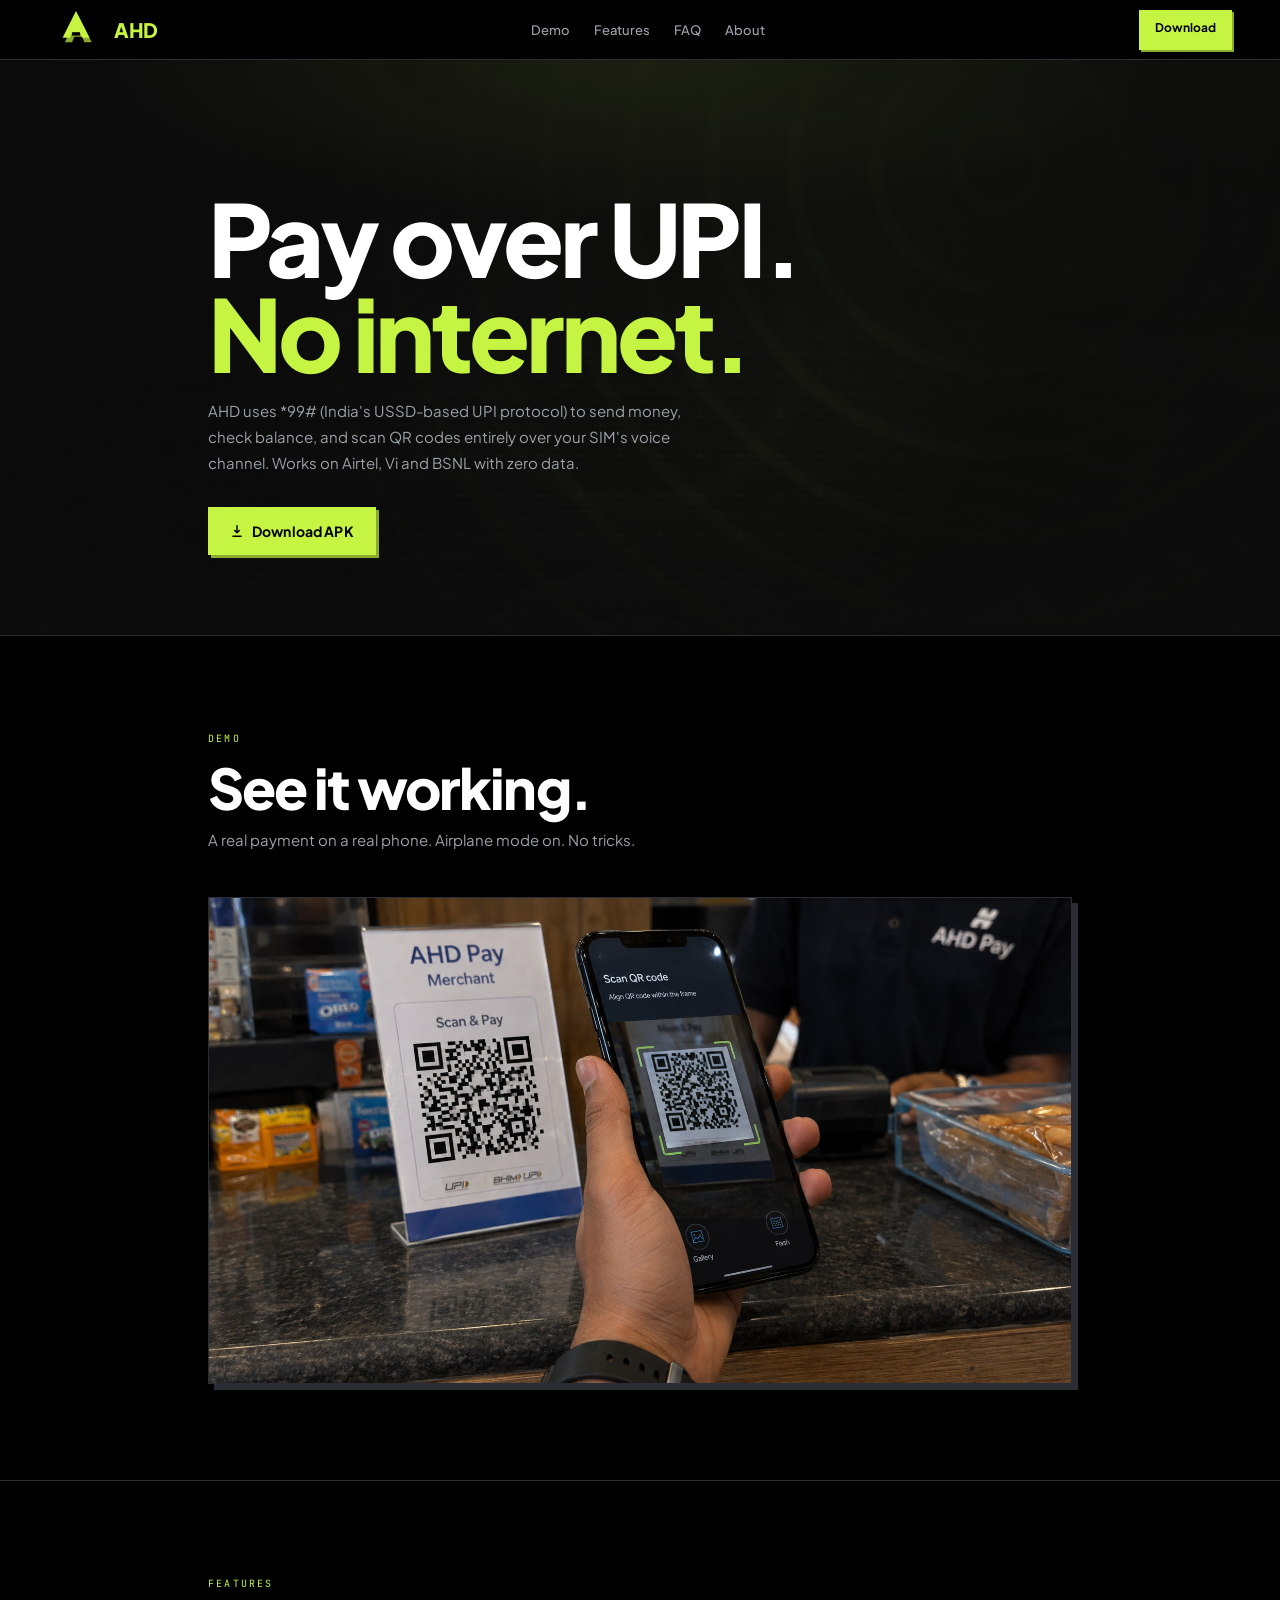
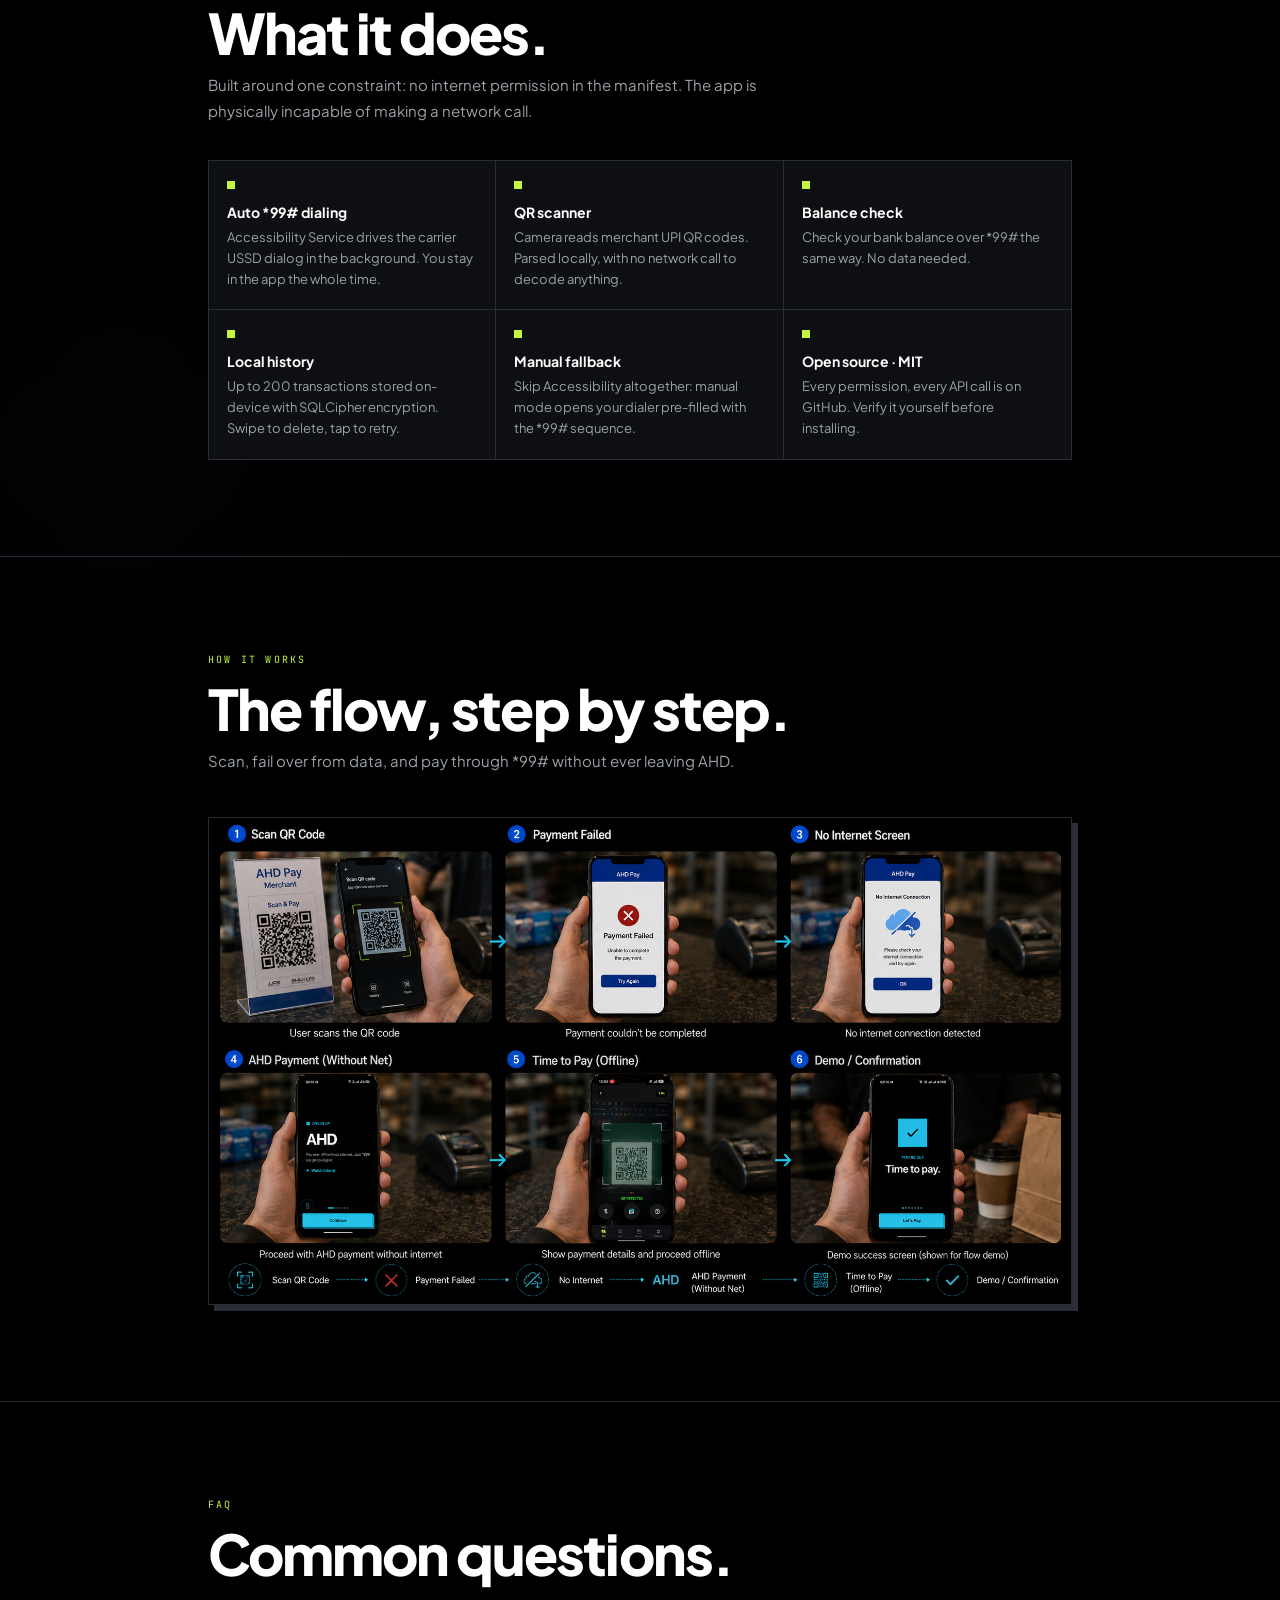
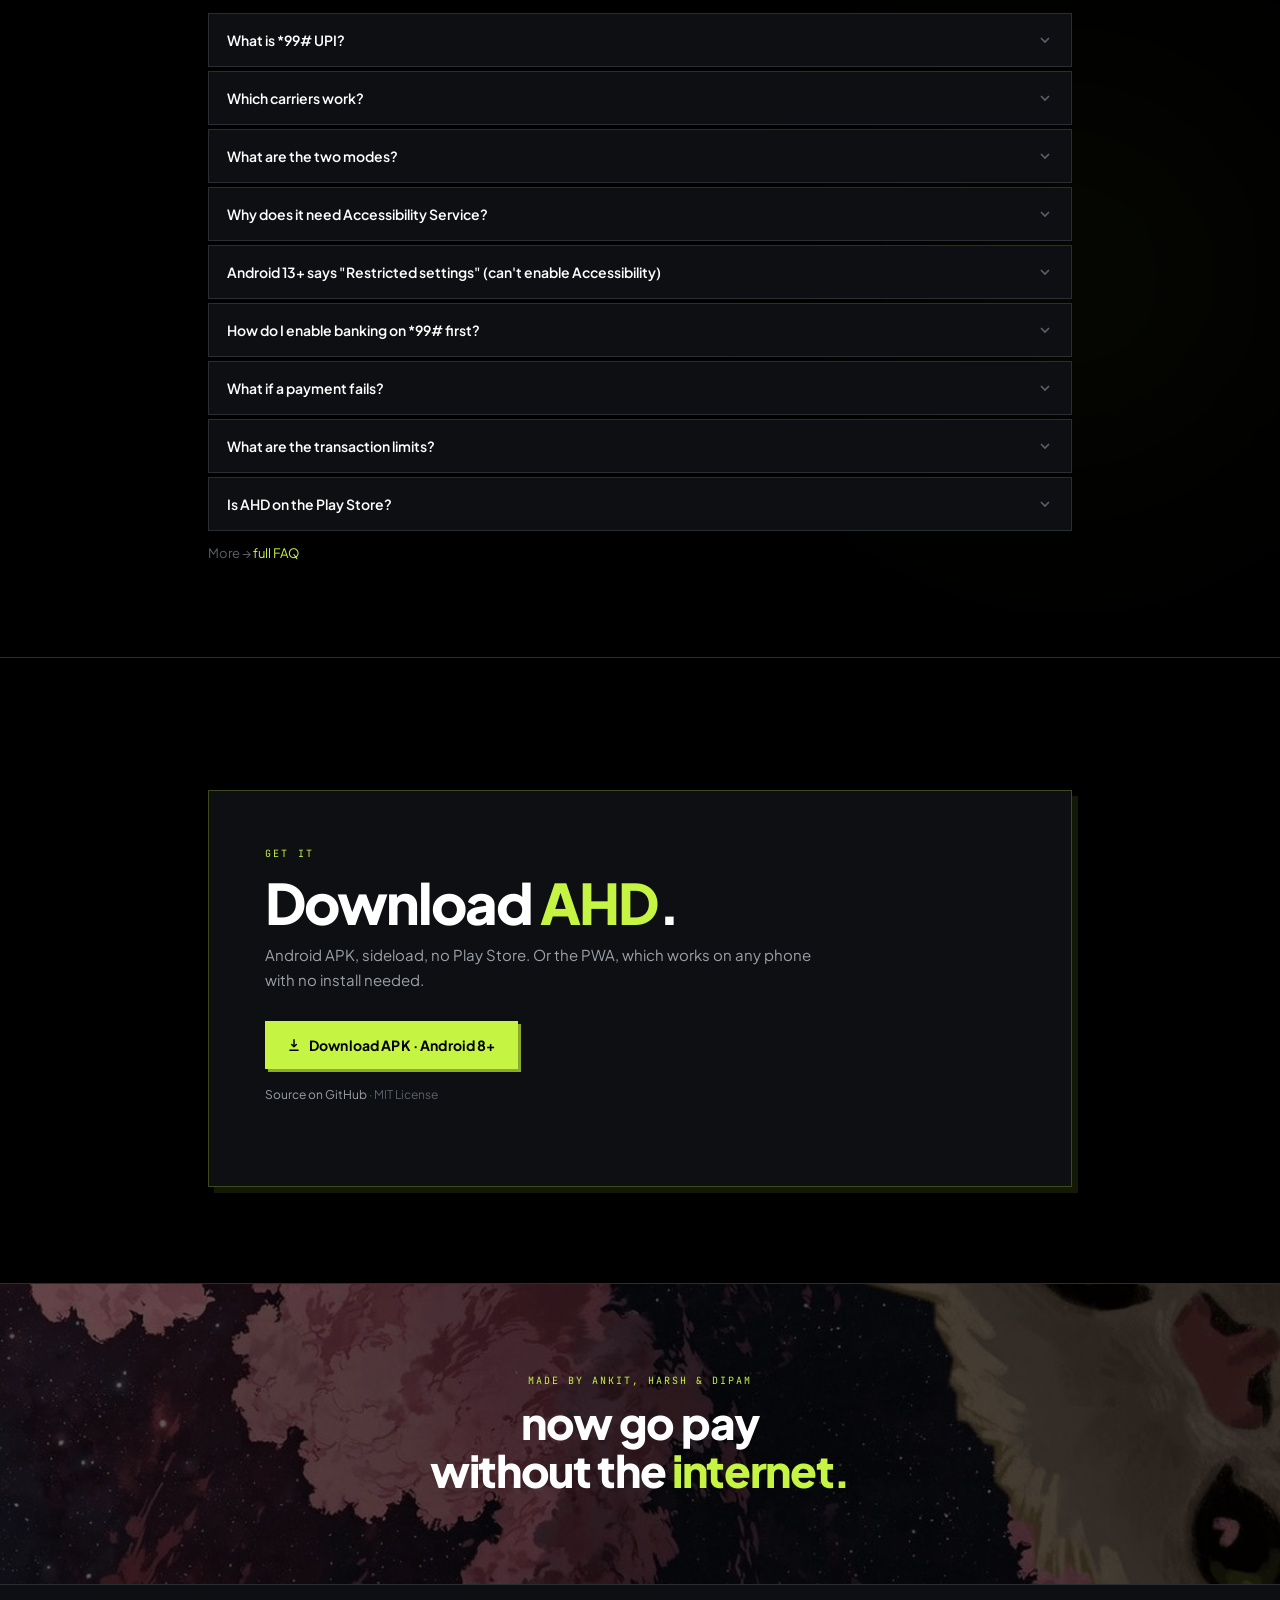
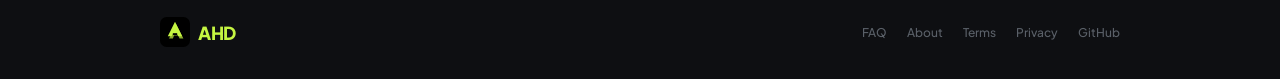
<file: index.html>
<!doctype html>
<html lang="en">
<head>
  <meta charset="utf-8" />
  <meta name="viewport" content="width=device-width, initial-scale=1, viewport-fit=cover" />
  <title>AHD — UPI without the internet</title>

  <meta name="description" content="AHD sends UPI payments over *99#: no internet, no account, no servers. Android app + PWA." />
  <meta name="theme-color" content="#000000" />
  <meta property="og:title" content="AHD" />
  <meta property="og:description" content="Send money over UPI. No internet. Just *99# and a phone signal." />
  <meta property="og:type" content="website" />
  <link rel="icon" type="image/svg+xml" href="assets/logos/icon.svg" />
  <link rel="apple-touch-icon" href="assets/logos/icon.svg" />
  <link rel="preconnect" href="https://fonts.googleapis.com" />
  <link rel="preconnect" href="https://fonts.gstatic.com" crossorigin />
  <link href="https://fonts.googleapis.com/css2?family=Plus+Jakarta+Sans:ital,wght@0,400;0,500;0,600;0,700;0,800;1,400&family=JetBrains+Mono:wght@400;500&display=swap" rel="stylesheet" />
  <style>
    /* ─── NeoPOP palette (exact from app Colors.kt) ─── */
    :root {
      --black:        #000000;
      --surface:      #0E0F12;
      --surface-hi:   #16181D;
      --surface-hir:  #1F2229;
      --border:       #2A2D34;
      --border-s:     #3A3E47;
      --text-1:       #FFFFFF;
      --text-2:       #9BA1A8;
      --text-3:       #5A6068;
      --lime:         #C5F542;
      --lime-dim:     #8AAB2C;
      --danger:       #FF4D4D;
      --success:      #00D26A;
      --mono:         'JetBrains Mono', monospace;
      --sans:         'Plus Jakarta Sans', system-ui, sans-serif;
      --max:          960px;
      --pad:          clamp(16px, 4.5vw, 48px);
    }

    /* ─── reset ─── */
    *, *::before, *::after { box-sizing: border-box; margin: 0; padding: 0; }
    html { overflow-x: hidden; width: 100%; scroll-behavior: smooth; }
    body {
      background: var(--black);
      color: var(--text-1);
      font-family: var(--sans);
      -webkit-font-smoothing: antialiased;
      overflow-x: hidden;
      width: 100%;
      position: relative;
    }
    body::before {
      content: "";
      position: fixed;
      inset: 0;
      background-image:
        radial-gradient(rgba(197, 245, 66, 0.04) 1px, transparent 1px);
      background-size: 32px 32px;
      background-position: center;
      z-index: -3;
      pointer-events: none;
    }
    img { display: block; max-width: 100%; }
    a { color: inherit; text-decoration: none; }
    button { font-family: inherit; }
    ::selection { background: var(--lime); color: var(--black); }

    /* ─── layout helpers ─── */
    .w { max-width: var(--max); margin: 0 auto; padding: 0 var(--pad); }
    .divider { border: none; border-top: 1px solid var(--border); }
    section { padding: clamp(56px, 8vw, 96px) 0; }

    /* ─── typographic scale ─── */
    .label {
      font-family: var(--mono);
      font-size: 10px;
      letter-spacing: 0.22em;
      color: var(--lime);
      text-transform: uppercase;
      display: block;
      margin-bottom: 14px;
    }
    h1 {
      font-size: clamp(32px, 9vw, 100px);
      font-weight: 800;
      letter-spacing: -0.04em;
      line-height: 0.95;
      color: var(--text-1);
    }
    h2 {
      font-size: clamp(28px, 5vw, 56px);
      font-weight: 800;
      letter-spacing: -0.035em;
      line-height: 1.0;
      color: var(--text-1);
    }
    h3 { font-size: 15px; font-weight: 700; color: var(--text-1); }
    .lime { color: var(--lime); }
    .muted { color: var(--text-2); }
    p.sub {
      font-size: 15px;
      color: var(--text-2);
      line-height: 1.72;
      max-width: 52ch;
      margin-top: 12px;
    }

    /* ─── NeoPOP buttons: sharp edges, 4px shadow offset ─── */
    .btn {
      display: inline-flex; align-items: center; justify-content: center; gap: 8px;
      font-family: var(--sans);
      font-size: 14px; font-weight: 700; letter-spacing: 0.01em;
      padding: 14px 22px;
      min-height: 48px;
      cursor: pointer; border: none;
      transition: transform 80ms, box-shadow 80ms;
      -webkit-tap-highlight-color: transparent;
      touch-action: manipulation;
    }
    .btn:active { transform: translate(2px, 2px); }

    .btn-lime {
      background: var(--lime);
      color: var(--black);
      box-shadow: 3px 3px 0 var(--lime-dim);
    }
    .btn-lime:hover { box-shadow: 4px 4px 0 var(--lime-dim); transform: translate(-1px,-1px); }
    .btn-lime:active { box-shadow: none; transform: translate(3px,3px); }

    .btn-outline {
      background: transparent;
      color: var(--text-1);
      border: 1px solid var(--border-s);
      box-shadow: 3px 3px 0 var(--border);
    }
    .btn-outline:hover { box-shadow: 4px 4px 0 var(--border-s); transform: translate(-1px,-1px); }
    .btn-outline:active { box-shadow: none; transform: translate(3px,3px); }

    @media (max-width: 520px) {
      .btn { width: 100%; }
      .hero-btns { flex-direction: column; }
      .dl-btns { flex-direction: column; }
    }

    /* ─── Nav ─── */
    nav {
      position: sticky; top: 0; left: 0; right: 0; z-index: 200;
      display: flex; align-items: center; justify-content: space-between;
      padding: 0 var(--pad); height: 60px;
      height: calc(60px + env(safe-area-inset-top, 0px));
      padding-top: env(safe-area-inset-top, 0px);
      background: rgba(0,0,0,0.88);
      backdrop-filter: blur(20px);
      -webkit-backdrop-filter: blur(20px);
      border-bottom: 1px solid var(--border);
    }
    .nav-brand {
      display: flex; align-items: center; gap: 10px;
      font-size: 20px; font-weight: 800; letter-spacing: -0.02em;
    }
    .nav-brand img { width: 56px; height: 56px; }
    .nav-links {
      display: flex; gap: 24px; margin: 0 auto;
      font-size: 13px; font-weight: 500; color: var(--text-2);
    }
    .nav-links a:hover { color: var(--text-1); }
    .nav-links a.active { color: var(--lime); }
    .nav-dl {
      font-size: 12px; font-weight: 700;
      background: var(--lime); color: var(--black);
      padding: 10px 16px;
      min-height: 40px;
      box-shadow: 2px 2px 0 var(--lime-dim);
      transition: box-shadow 80ms, transform 80ms, opacity 180ms ease;
      -webkit-tap-highlight-color: transparent;
      touch-action: manipulation;
    }
    .nav-dl:hover { box-shadow: 3px 3px 0 var(--lime-dim); transform: translate(-1px,-1px); }
    .nav-dl:active { box-shadow: none; transform: translate(2px,2px); }

    .nav-right {
      display: flex;
      align-items: center;
      gap: 16px;
    }
    .menu-toggle {
      display: none;
      flex-direction: column;
      justify-content: space-between;
      width: 22px;
      height: 14px;
      background: transparent;
      border: none;
      cursor: pointer;
      padding: 0;
      z-index: 210;
    }
    .menu-toggle .bar {
      width: 100%;
      height: 2px;
      background-color: var(--text-1);
      transition: all 0.2s ease-in-out;
    }
    .mobile-menu {
      position: fixed;
      top: calc(60px + env(safe-area-inset-top, 0px));
      left: 0;
      width: 100%;
      height: calc(100vh - (60px + env(safe-area-inset-top, 0px)));
      background: rgba(13,13,13,0.98);
      backdrop-filter: blur(20px);
      -webkit-backdrop-filter: blur(20px);
      z-index: 190;
      display: flex;
      flex-direction: column;
      padding: 40px var(--pad);
      transform: translateY(-100%);
      transition: transform 0.3s cubic-bezier(0.16, 1, 0.3, 1);
      border-bottom: 1px solid var(--border);
    }
    .mobile-menu.active {
      transform: translateY(0);
    }
    .mobile-menu-links {
      display: flex;
      flex-direction: column;
      gap: 28px;
    }
    .mobile-menu-links a {
      font-size: 24px;
      font-weight: 700;
      color: var(--text-2);
      text-transform: capitalize;
      letter-spacing: -0.02em;
      transition: color 0.2s ease;
    }
    .mobile-menu-links a:hover,
    .mobile-menu-links a.active {
      color: var(--lime);
    }
    @media (max-width: 768px) {
      .nav-links { display: none; }
      .menu-toggle { display: flex; }
      .menu-toggle.active .bar:nth-child(1) { transform: translateY(6px) rotate(45deg); }
      .menu-toggle.active .bar:nth-child(2) { opacity: 0; }
      .menu-toggle.active .bar:nth-child(3) { transform: translateY(-6px) rotate(-45deg); }
      .nav-dl {
        font-size: 11px;
        padding: 8px 12px;
        min-height: 34px;
      }
      body.menu-open .nav-dl {
        opacity: 0;
        pointer-events: none;
      }
      .foot-in {
        flex-direction: column;
        align-items: center;
        text-align: center;
        gap: 20px;
      }
      .foot-links {
        justify-content: center;
        gap: 16px 20px;
      }
    }

    /* ─── Hero ─── */
    .hero {
      position: relative;
      padding: clamp(72px, 12vw, 130px) 0 clamp(48px, 7vw, 80px);
      overflow: hidden;
      isolation: isolate;
    }
    #hero-shader {
      position: absolute;
      inset: 0;
      width: 100%;
      height: 100%;
      z-index: -2;
      display: block;
    }
    .hero-vignette {
      position: absolute;
      inset: 0;
      z-index: -1;
      background:
        radial-gradient(60% 40% at 50% 0%, rgba(197,245,66,0.08) 0%, transparent 70%),
        radial-gradient(80% 60% at 50% 100%, transparent 0%, rgba(13,13,13,0.85) 100%),
        linear-gradient(180deg, rgba(13,13,13,0.40) 0%, rgba(13,13,13,0.10) 35%, rgba(13,13,13,0.85) 100%);
    }

    /* Global Ambient Orbs */
    .ambient-glow-1 {
      position: absolute;
      top: -100px;
      right: 5%;
      width: min(600px, 90vw);
      height: 600px;
      background: radial-gradient(circle, rgba(197, 245, 66, 0.06) 0%, transparent 70%);
      filter: blur(120px);
      pointer-events: none;
      z-index: -10;
    }
    .ambient-glow-2 {
      position: absolute;
      top: 1800px;
      left: -10%;
      width: min(500px, 80vw);
      height: 500px;
      background: radial-gradient(circle, rgba(99, 102, 241, 0.04) 0%, transparent 70%);
      filter: blur(100px);
      pointer-events: none;
      z-index: -10;
    }
    .ambient-glow-3 {
      position: absolute;
      top: 3200px;
      right: -5%;
      width: min(550px, 85vw);
      height: 550px;
      background: radial-gradient(circle, rgba(197, 245, 66, 0.05) 0%, transparent 70%);
      filter: blur(110px);
      pointer-events: none;
      z-index: -10;
    }
    .hero h1 { margin-bottom: 18px; }
    .hero p.sub { margin-bottom: 32px; max-width: 46ch; }
    .hero-btns { display: flex; flex-wrap: wrap; gap: 10px; }

    /* ─── NeoPOP card ─── */
    .np-card {
      background: var(--surface-hi);
      border: 1px solid var(--border);
      box-shadow: 4px 4px 0 var(--border);
      padding: 24px;
    }
    .np-card-sm {
      background: var(--surface-hi);
      border: 1px solid var(--border);
      box-shadow: 3px 3px 0 var(--border);
      padding: 18px 20px;
    }

    /* ─── Demo photo ─── */
    .demo-photo {
      margin-top: 44px;
      border: 1px solid var(--border);
      box-shadow: 6px 6px 0 var(--border);
      overflow: hidden;
      background: var(--surface);
    }
    .demo-photo img { display: block; width: 100%; height: auto; }

    /* ─── Features grid ─── */
    .feat-grid {
      display: grid; grid-template-columns: repeat(3,1fr);
      border: 1px solid var(--border);
      margin-top: 36px;
    }
    @media (max-width: 680px) { .feat-grid { grid-template-columns: 1fr 1fr; } }
    @media (max-width: 420px) { .feat-grid { grid-template-columns: 1fr; } }
    .feat-cell {
      padding: 20px 18px;
      border-right: 1px solid var(--border);
      border-bottom: 1px solid var(--border);
      background: var(--surface);
      transition: background 150ms;
    }
    .feat-cell:hover { background: var(--surface-hi); }
    /* 3-col: last cell in each row has no right border; last row has no bottom border */
    .feat-cell:nth-child(3n) { border-right: none; }
    .feat-cell:nth-last-child(-n+3):nth-child(3n+1),
    .feat-cell:nth-last-child(-n+3):nth-child(3n+2),
    .feat-cell:nth-last-child(-n+3):nth-child(3n+3) { border-bottom: none; }
    /* 2-col mobile */
    @media (max-width: 680px) {
      .feat-cell:nth-child(3n) { border-right: 1px solid var(--border); }
      .feat-cell:nth-child(2n) { border-right: none; }
      .feat-cell:nth-last-child(-n+2) { border-bottom: none; }
      .feat-cell:nth-last-child(1) { border-bottom: none; }
    }
    /* 1-col mobile */
    @media (max-width: 420px) {
      .feat-cell { border-right: none !important; }
      .feat-cell:last-child { border-bottom: none; }
    }

    .feat-dot {
      width: 8px; height: 8px; background: var(--lime);
      margin-bottom: 14px;
    }
    .feat-cell h3 { margin-bottom: 6px; font-size: 14px; }
    .feat-cell p { font-size: 13px; color: var(--text-2); line-height: 1.6; }

    /* ─── PWA section ─── */
    .pwa-grid {
      display: grid; grid-template-columns: 1fr 1fr;
      gap: clamp(24px, 5vw, 60px); align-items: center;
      margin-top: 36px;
    }
    @media (max-width: 680px) {
      .pwa-grid { grid-template-columns: 1fr; }
      /* on mobile show image below text, smaller */
      .pwa-mockup { order: 2; }
      .pwa-content { order: 1; }
    }
    .pwa-mockup img {
      max-width: 200px;
      margin: 0 auto;
      filter: drop-shadow(4px 4px 0 var(--border));
    }
    @media (max-width: 680px) {
      .pwa-mockup img { max-width: 130px; }
    }
    .install-steps { display: flex; flex-direction: column; gap: 6px; margin: 18px 0 24px; }
    .install-step {
      display: flex; gap: 12px; align-items: center;
      background: var(--surface-hi); border: 1px solid var(--border);
      padding: 14px;
      min-height: 48px;
    }
    .install-os { font-family: var(--mono); font-size: 9px; letter-spacing: 0.12em; color: var(--lime); flex-shrink: 0; width: 42px; }
    .install-step p { font-size: 13px; color: var(--text-2); }
    .install-step strong { color: var(--text-1); font-weight: 600; }

    /* ─── FAQ ─── */
    .faq-list { margin-top: 32px; display: flex; flex-direction: column; gap: 4px; }
    details { border: 1px solid var(--border); background: var(--surface); }
    details[open] { border-left: 2px solid var(--lime); }
    summary {
      display: flex; justify-content: space-between; align-items: center;
      gap: 14px; padding: 16px 18px;
      font-size: 14px; font-weight: 600; color: var(--text-1);
      cursor: pointer; list-style: none; user-select: none;
      min-height: 52px;
      -webkit-tap-highlight-color: transparent;
      touch-action: manipulation;
    }
    summary::-webkit-details-marker { display: none; }
    .chev { color: var(--text-3); flex-shrink: 0; transition: transform 200ms; }
    details[open] .chev { transform: rotate(180deg); color: var(--lime); }
    .faq-ans {
      padding: 14px 18px 18px; border-top: 1px solid var(--border);
      font-size: 13.5px; color: var(--text-2); line-height: 1.72;
    }
    .faq-ans a { color: var(--lime); }
    .faq-ans code { font-family: var(--mono); font-size: 12px; color: var(--lime); background: rgba(197,245,66,0.07); padding: 1px 5px; }
    .faq-ans strong { color: var(--text-1); font-weight: 600; }
    .steps-list { margin-top: 10px; display: flex; flex-direction: column; gap: 6px; }
    .step-row { display: flex; gap: 12px; align-items: flex-start; }
    .step-num {
      width: 22px; height: 22px; background: var(--lime);
      color: var(--black); font-size: 11px; font-weight: 700;
      display: flex; align-items: center; justify-content: center;
      flex-shrink: 0; margin-top: 1px;
    }
    .step-body { font-size: 13px; color: var(--text-2); line-height: 1.55; }
    .carrier-tags { display: flex; gap: 6px; flex-wrap: wrap; margin-top: 10px; }
    .carrier-tag { font-family: var(--mono); font-size: 10px; letter-spacing: 0.1em; padding: 5px 10px; font-weight: 500; }
    .tag-yes { background: rgba(0,210,106,0.12); color: var(--success); border: 1px solid rgba(0,210,106,0.25); }
    .tag-no  { background: rgba(255,77,77,0.1);  color: var(--danger);  border: 1px solid rgba(255,77,77,0.2); }
    .modes-row { display: flex; flex-direction: column; gap: 10px; margin-top: 4px; }
    .mode-card { background: var(--surface-hir); border: 1px solid var(--border); padding: 14px 16px; }
    .mode-card b { color: var(--text-1); font-size: 13px; font-weight: 700; }
    .mode-card p { font-size: 12.5px; color: var(--text-2); margin-top: 4px; line-height: 1.5; }

    /* ─── Download box ─── */
    .dl-box {
      background: var(--surface);
      border: 1px solid rgba(197,245,66,0.25);
      box-shadow: 6px 6px 0 rgba(197,245,66,0.1);
      padding: clamp(28px, 5vw, 56px);
      margin-top: 36px;
    }
    .dl-box h2 { margin-bottom: 8px; }
    .dl-box > p { margin-bottom: 28px; }
    .dl-btns { display: flex; flex-wrap: wrap; gap: 10px; }
    .dl-note { margin-top: 18px; font-size: 12px; color: var(--text-3); }
    .dl-note a { color: var(--text-2); }
    .dl-note a:hover { color: var(--text-1); }

    /* ─── Cat ─── */
    .cat { position: relative; overflow: hidden; border-top: 1px solid var(--border); }
    .cat-img { width: 100%; height: clamp(160px, 26vw, 300px); object-fit: cover; object-position: center 35%; filter: brightness(0.4); }
    .cat-copy {
      position: absolute; inset: 0;
      display: flex; flex-direction: column; align-items: center; justify-content: center;
      text-align: center; padding: var(--pad);
    }
    .cat-by { font-family: var(--mono); font-size: 10px; letter-spacing: 0.2em; color: var(--lime); margin-bottom: 12px; text-transform: uppercase; }
    .cat-line { font-size: clamp(22px, 4.5vw, 44px); font-weight: 800; letter-spacing: -0.03em; color: var(--text-1); line-height: 1.08; }

    /* ─── Footer ─── */
    footer { background: var(--surface); border-top: 1px solid var(--border); padding: 32px var(--pad); }
    .foot-in { max-width: var(--max); margin: 0 auto; display: flex; flex-wrap: wrap; align-items: center; justify-content: space-between; gap: 20px; }
    .foot-brand { display: flex; align-items: center; gap: 8px; font-size: 18px; font-weight: 800; letter-spacing: -0.02em; }
    .foot-brand img { width: 30px; height: 30px; }
    .foot-links { display: flex; flex-wrap: wrap; gap: 20px; font-size: 12px; color: var(--text-3); font-weight: 500; }
    .foot-links a:hover { color: var(--text-1); }

  </style>
</head>
<body>

<div class="ambient-glow-1" aria-hidden="true"></div>
<div class="ambient-glow-2" aria-hidden="true"></div>
<div class="ambient-glow-3" aria-hidden="true"></div>


<!-- Nav -->
<nav>
  <a href="index.html" class="nav-brand">
    <img src="assets/logos/icon.svg" alt="AHD" />
    <span><span class="lime">AHD</span></span>
  </a>
  <div class="nav-links">
    <a href="#demo">Demo</a>
    <a href="#features">Features</a>
    <a href="faq.html">FAQ</a>
    <a href="about.html">About</a>
  </div>
  <div class="nav-right">
    <a href="#download" class="nav-dl">Download</a>
    <button class="menu-toggle" id="menu-toggle" aria-label="Toggle Menu">
      <span class="bar"></span>
      <span class="bar"></span>
      <span class="bar"></span>
    </button>
  </div>
</nav>

<!-- Mobile Menu Overlay -->
<div class="mobile-menu" id="mobile-menu">
  <div class="mobile-menu-links">
    <a href="#demo">Demo</a>
    <a href="#features">Features</a>
    <a href="faq.html">FAQ</a>
    <a href="about.html">About</a>
  </div>
</div>

<!-- ─── Hero ─── -->
<section class="hero">
  <canvas id="hero-shader" aria-hidden="true"></canvas>
  <div class="hero-vignette" aria-hidden="true"></div>
  <div class="w">
    <h1>Pay over UPI.<br/><span class="lime">No internet.</span></h1>
    <p class="sub">AHD uses *99# (India's USSD-based UPI protocol) to send money, check balance, and scan QR codes entirely over your SIM's voice channel. Works on Airtel, Vi and BSNL with zero data.</p>
    <div class="hero-btns">
      <a href="https://github.com/harshpalodfde/AHD-Pay/releases" target="_blank" rel="noopener" class="btn btn-lime" id="apk-btn">
        <svg width="14" height="14" viewBox="0 0 24 24" fill="none" stroke="currentColor" stroke-width="2.5" stroke-linecap="round" stroke-linejoin="round"><path d="M12 3v12m0 0l-4-4m4 4l4-4M5 21h14"/></svg>
        Download APK
      </a>

    </div>
  </div>
</section>

<hr class="divider" />

<!-- ─── Demo ─── -->
<section id="demo">
  <div class="w">
    <span class="label">Demo</span>
    <h2>See it working.</h2>
    <p class="sub">A real payment on a real phone. Airplane mode on. No tricks.</p>

    <div class="demo-photo">
      <img src="assets/screenshots/demo-scan-qr.png" alt="Scanning a merchant QR code with AHD" loading="lazy" />
    </div>
  </div>
</section>

<hr class="divider" />

<!-- ─── Features ─── -->
<section id="features">
  <div class="w">
    <span class="label">Features</span>
    <h2>What it does.</h2>
    <p class="sub">Built around one constraint: no internet permission in the manifest. The app is physically incapable of making a network call.</p>

    <div class="feat-grid">
      <div class="feat-cell">
        <div class="feat-dot"></div>
        <h3>Auto *99# dialing</h3>
        <p>Accessibility Service drives the carrier USSD dialog in the background. You stay in the app the whole time.</p>
      </div>
      <div class="feat-cell">
        <div class="feat-dot"></div>
        <h3>QR scanner</h3>
        <p>Camera reads merchant UPI QR codes. Parsed locally, with no network call to decode anything.</p>
      </div>
      <div class="feat-cell">
        <div class="feat-dot"></div>
        <h3>Balance check</h3>
        <p>Check your bank balance over *99# the same way. No data needed.</p>
      </div>
      <div class="feat-cell">
        <div class="feat-dot"></div>
        <h3>Local history</h3>
        <p>Up to 200 transactions stored on-device with SQLCipher encryption. Swipe to delete, tap to retry.</p>
      </div>
      <div class="feat-cell">
        <div class="feat-dot"></div>
        <h3>Manual fallback</h3>
        <p>Skip Accessibility altogether: manual mode opens your dialer pre-filled with the *99# sequence.</p>
      </div>
      <div class="feat-cell">
        <div class="feat-dot"></div>
        <h3>Open source · MIT</h3>
        <p>Every permission, every API call is on GitHub. Verify it yourself before installing.</p>
      </div>
    </div>
  </div>
</section>

<hr class="divider" />

<!-- ─── How it works ─── -->
<section id="flow">
  <div class="w">
    <span class="label">How it works</span>
    <h2>The flow, step by step.</h2>
    <p class="sub">Scan, fail over from data, and pay through *99# without ever leaving AHD.</p>

    <div class="demo-photo">
      <img src="assets/screenshots/demo-flow.png" alt="AHD payment flow: scan QR, payment fails without internet, AHD detects no internet, pays over *99# instead, and confirms success" loading="lazy" />
    </div>
  </div>
</section>

<hr class="divider" />

<!-- ─── FAQ ─── -->
<section id="faq">
  <div class="w">
    <span class="label">FAQ</span>
    <h2>Common questions.</h2>

    <div class="faq-list">

      <details>
        <summary>What is *99# UPI?
          <svg class="chev" width="16" height="16" viewBox="0 0 24 24" fill="none" stroke="currentColor" stroke-width="2.5"><polyline points="6 9 12 15 18 9"/></svg>
        </summary>
        <div class="faq-ans">*99# is India's USSD-based UPI service built by NPCI. It works without internet. You dial a code, your bank shows menus through SMS-style dialogs over the voice channel, and you reply to send money. Works on any phone with a basic cellular signal.</div>
      </details>

      <details>
        <summary>Which carriers work?
          <svg class="chev" width="16" height="16" viewBox="0 0 24 24" fill="none" stroke="currentColor" stroke-width="2.5"><polyline points="6 9 12 15 18 9"/></svg>
        </summary>
        <div class="faq-ans">
          Airtel, Vodafone (Vi), and BSNL: yes. Jio: no. That's a Jio network-level constraint, not an AHD limitation.
          <div class="carrier-tags">
            <span class="carrier-tag tag-yes">AIRTEL ✓</span>
            <span class="carrier-tag tag-yes">VI ✓</span>
            <span class="carrier-tag tag-yes">BSNL ✓</span>
            <span class="carrier-tag tag-no">JIO ✗</span>
          </div>
        </div>
      </details>

      <details>
        <summary>What are the two modes?
          <svg class="chev" width="16" height="16" viewBox="0 0 24 24" fill="none" stroke="currentColor" stroke-width="2.5"><polyline points="6 9 12 15 18 9"/></svg>
        </summary>
        <div class="faq-ans">
          <div class="modes-row">
            <div class="mode-card">
              <b>Auto</b>
              <p>AHD handles the carrier dialog automatically using Accessibility Service, keeping you in AHD throughout the payment.</p>
            </div>
            <div class="mode-card">
              <b>Manual</b>
              <p>Copies the UPI ID and opens your dialer pre-filled with the *99# code. You navigate the menus yourself. No Accessibility Service needed.</p>
            </div>
          </div>
        </div>
      </details>

      <details>
        <summary>Why does it need Accessibility Service?
          <svg class="chev" width="16" height="16" viewBox="0 0 24 24" fill="none" stroke="currentColor" stroke-width="2.5"><polyline points="6 9 12 15 18 9"/></svg>
        </summary>
        <div class="faq-ans">Android's only public USSD API can't navigate multi-step menus. The Accessibility Service is what lets AHD automatically type your amount, UPI ID, and PIN into the carrier's dialog so you don't have to. Without it, use Manual mode.</div>
      </details>

      <details>
        <summary>Android 13+ says "Restricted settings" (can't enable Accessibility)
          <svg class="chev" width="16" height="16" viewBox="0 0 24 24" fill="none" stroke="currentColor" stroke-width="2.5"><polyline points="6 9 12 15 18 9"/></svg>
        </summary>
        <div class="faq-ans">
          Since AHD is sideloaded (not from Play Store), Android 13+ blocks restricted settings like Accessibility by default. Fix:
          <div class="steps-list">
            <div class="step-row"><div class="step-num">1</div><div class="step-body">Settings → Apps → AHD</div></div>
            <div class="step-row"><div class="step-num">2</div><div class="step-body">Tap the ⋮ three-dot menu (top right)</div></div>
            <div class="step-row"><div class="step-num">3</div><div class="step-body"><strong>Allow restricted settings</strong> → confirm with your PIN or fingerprint</div></div>
            <div class="step-row"><div class="step-num">4</div><div class="step-body">Return to AHD → enable Accessibility. It works now.</div></div>
          </div>
        </div>
      </details>

      <details>
        <summary>How do I enable banking on *99# first?
          <svg class="chev" width="16" height="16" viewBox="0 0 24 24" fill="none" stroke="currentColor" stroke-width="2.5"><polyline points="6 9 12 15 18 9"/></svg>
        </summary>
        <div class="faq-ans">
          This one-time setup links your bank account to the *99# channel. After this, AHD handles everything.
          <div class="steps-list">
            <div class="step-row"><div class="step-num">1</div><div class="step-body">Open your phone's dialer and call *99#</div></div>
            <div class="step-row"><div class="step-num">2</div><div class="step-body">Enter your bank name when prompted (SBI, HDFC, ICICI, etc.)</div></div>
            <div class="step-row"><div class="step-num">3</div><div class="step-body">Follow on-screen prompts to link your bank account</div></div>
          </div>
          Done once, you never need to do it again.
        </div>
      </details>

      <details>
        <summary>What if a payment fails?
          <svg class="chev" width="16" height="16" viewBox="0 0 24 24" fill="none" stroke="currentColor" stroke-width="2.5"><polyline points="6 9 12 15 18 9"/></svg>
        </summary>
        <div class="faq-ans">AHD shows the carrier's exact error message. Common causes: wrong PIN, bank not linked to *99#, daily limit exceeded, wrong UPI ID, or weak signal. Tap the failed transaction in history to see the full reply and retry in one tap. A 25-second timeout prevents stuck sessions.</div>
      </details>

      <details>
        <summary>What are the transaction limits?
          <svg class="chev" width="16" height="16" viewBox="0 0 24 24" fill="none" stroke="currentColor" stroke-width="2.5"><polyline points="6 9 12 15 18 9"/></svg>
        </summary>
        <div class="faq-ans">₹5,000 per transaction and ₹10,000 per day. These are NPCI network-level limits for *99#, not set by AHD.</div>
      </details>

      <details>
        <summary>Is AHD on the Play Store?
          <svg class="chev" width="16" height="16" viewBox="0 0 24 24" fill="none" stroke="currentColor" stroke-width="2.5"><polyline points="6 9 12 15 18 9"/></svg>
        </summary>
        <div class="faq-ans">Not currently. Download the APK from <a href="https://github.com/harshpalodfde/AHD-Pay/releases" target="_blank" rel="noopener">GitHub releases</a>.</div>
      </details>

    </div>
    <p style="margin-top:14px; font-size:13px; color:var(--text-3)">More → <a href="faq.html" style="color:var(--lime)">full FAQ</a></p>
  </div>
</section>

<hr class="divider" />

<!-- ─── Download ─── -->
<section id="download">
  <div class="w">
    <div class="dl-box">
      <span class="label">Get it</span>
      <h2>Download <span class="lime">AHD</span>.</h2>
      <p class="sub">Android APK, sideload, no Play Store. Or the PWA, which works on any phone with no install needed.</p>
      <div class="dl-btns">
        <a href="https://github.com/harshpalodfde/AHD-Pay/releases" target="_blank" rel="noopener" class="btn btn-lime" id="apk-btn-2">
          <svg width="14" height="14" viewBox="0 0 24 24" fill="none" stroke="currentColor" stroke-width="2.5" stroke-linecap="round" stroke-linejoin="round"><path d="M12 3v12m0 0l-4-4m4 4l4-4M5 21h14"/></svg>
          Download APK · Android 8+
        </a>
      </div>
      <p class="dl-note">
        <a href="https://github.com/harshpalodfde/AHD-Pay" target="_blank" rel="noopener">Source on GitHub</a> ·
        MIT License
      </p>
    </div>
  </div>
</section>

<!-- ─── Cat ─── -->
<div class="cat" aria-hidden="true">
  <img class="cat-img" src="assets/cat_aesthetic.png" alt="" loading="lazy" />
  <div class="cat-copy">
    <div class="cat-by">Made by Ankit, Harsh &amp; Dipam</div>
    <div class="cat-line">now go pay<br/>without the <span class="lime">internet.</span></div>
  </div>
</div>


<!-- ─── Footer ─── -->
<footer>
  <div class="foot-in">
    <a href="index.html" class="foot-brand">
      <img src="assets/logos/icon.svg" alt="" />
      <span><span class="lime">AHD</span></span>
    </a>
    <div class="foot-links">
      <a href="faq.html">FAQ</a>
      <a href="about.html">About</a>
      <a href="terms.html">Terms</a>
      <a href="privacy.html">Privacy</a>
      <a href="https://github.com/harshpalodfde/AHD-Pay" target="_blank" rel="noopener">GitHub</a>
    </div>
  </div>
</footer>

<script>
  // Mobile menu toggle logic
  const menuToggle = document.getElementById('menu-toggle');
  const mobileMenu = document.getElementById('mobile-menu');
  if (menuToggle && mobileMenu) {
    menuToggle.addEventListener('click', () => {
      menuToggle.classList.toggle('active');
      mobileMenu.classList.toggle('active');
      const isActive = mobileMenu.classList.contains('active');
      document.body.style.overflow = isActive ? 'hidden' : '';
      if (isActive) {
        document.body.classList.add('menu-open');
      } else {
        document.body.classList.remove('menu-open');
      }
    });
    mobileMenu.querySelectorAll('a').forEach(link => {
      link.addEventListener('click', () => {
        menuToggle.classList.remove('active');
        mobileMenu.classList.remove('active');
        document.body.classList.remove('menu-open');
        document.body.style.overflow = '';
      });
    });
  }
</script>

<script src="shader.js" defer></script>

</body>
</html>
</file>
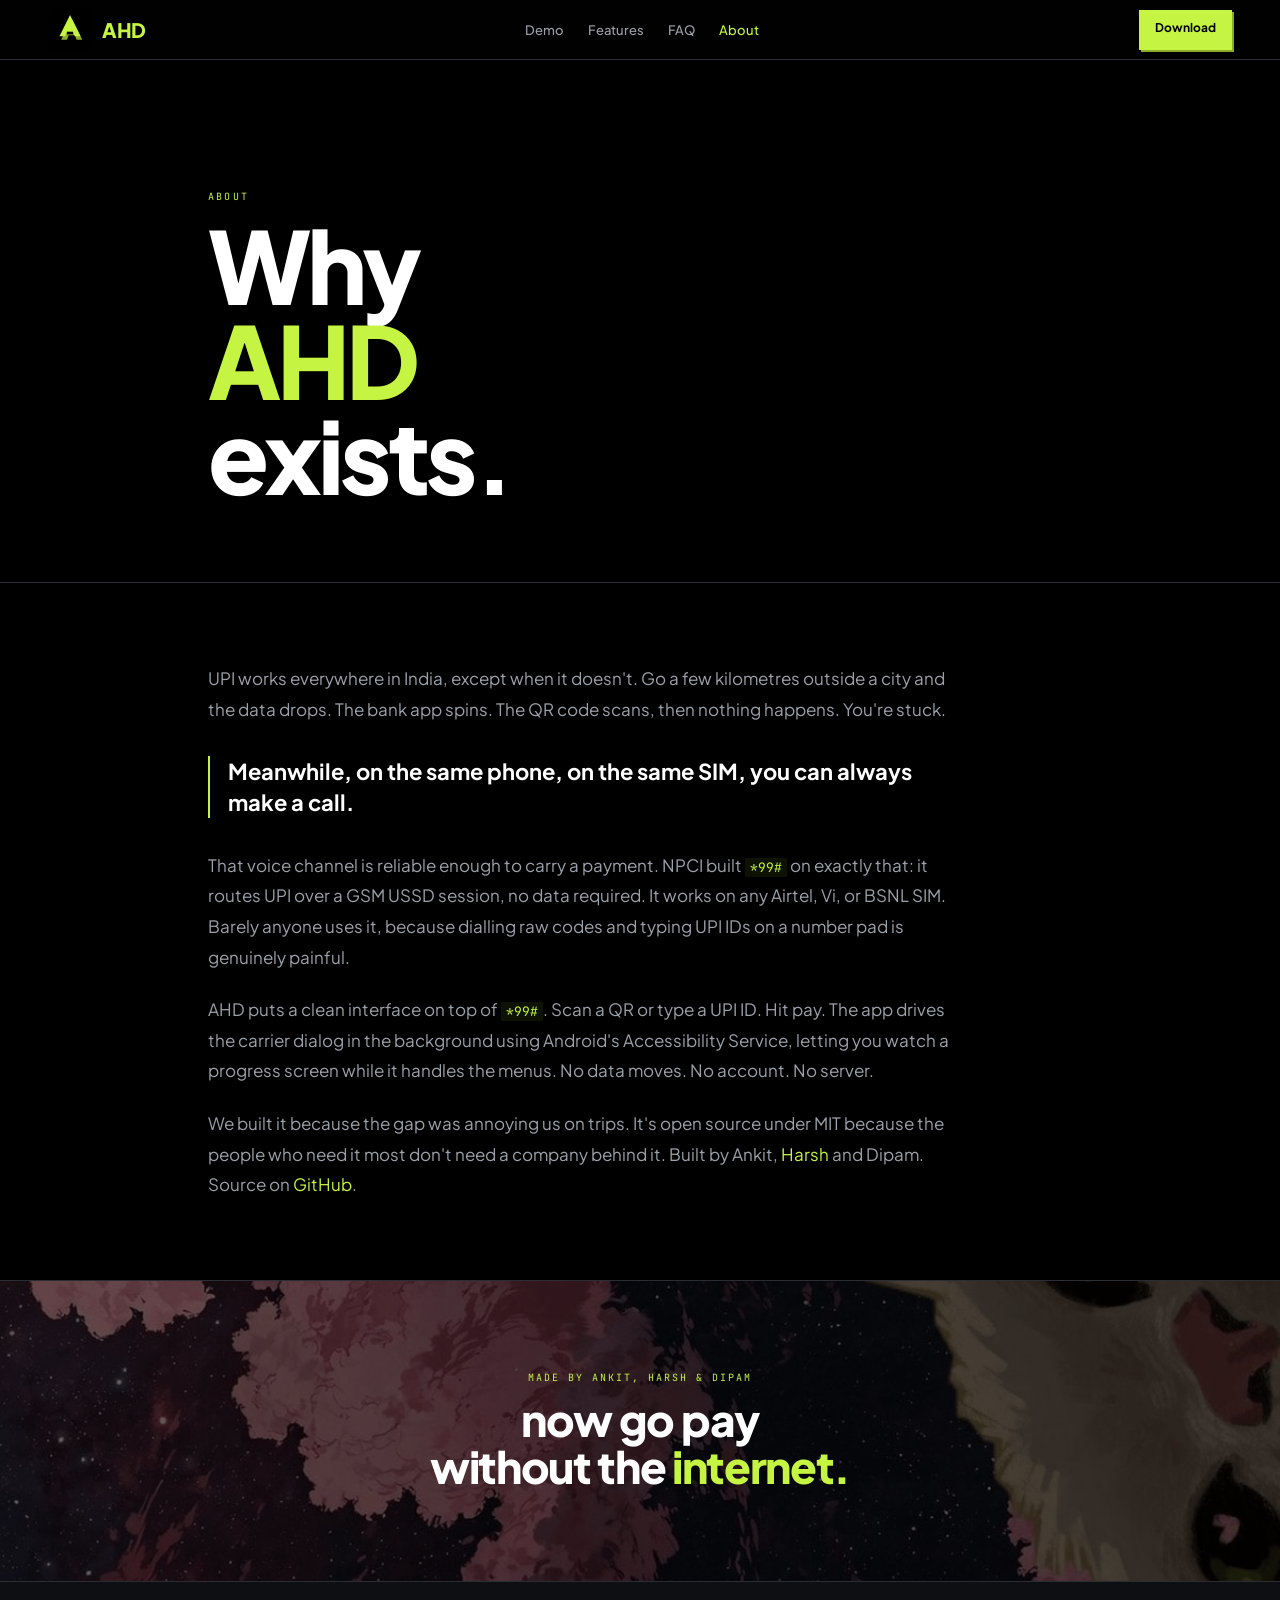
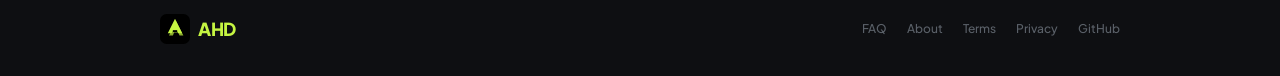
<file: about.html>
<!doctype html>
<html lang="en">
<head>
  <meta charset="utf-8" />
  <meta name="viewport" content="width=device-width, initial-scale=1, viewport-fit=cover" />
  <title>About | AHD</title>
  <meta name="description" content="Why AHD exists." />
  <meta name="theme-color" content="#000000" />
  <link rel="icon" type="image/svg+xml" href="assets/logos/icon.svg" />

  <link rel="preconnect" href="https://fonts.googleapis.com" />
  <link rel="preconnect" href="https://fonts.gstatic.com" crossorigin />
  <link href="https://fonts.googleapis.com/css2?family=Plus+Jakarta+Sans:ital,wght@0,400;0,500;0,600;0,700;0,800;1,400&family=JetBrains+Mono:wght@400;500&display=swap" rel="stylesheet" />
  <style>
    :root {
      --black: #000000; --surface: #0E0F12; --surface-hi: #16181D;
      --border: #2A2D34; --border-s: #3A3E47;
      --text-1: #FFFFFF; --text-2: #9BA1A8; --text-3: #5A6068;
      --lime: #C5F542; --lime-dim: #8AAB2C;
      --mono: 'JetBrains Mono', monospace;
      --sans: 'Plus Jakarta Sans', system-ui, sans-serif;
      --max: 960px; --pad: clamp(16px, 4.5vw, 48px);
    }
    *, *::before, *::after { box-sizing: border-box; margin: 0; padding: 0; }
    html { overflow-x: hidden; width: 100%; scroll-behavior: smooth; }
    body { background: var(--black); color: var(--text-1); font-family: var(--sans); -webkit-font-smoothing: antialiased; overflow-x: hidden; width: 100%; position: relative; }
    img { display: block; max-width: 100%; }
    a { color: inherit; text-decoration: none; }
    ::selection { background: var(--lime); color: var(--black); }

    .w { max-width: var(--max); margin: 0 auto; padding: 0 var(--pad); }
    .divider { border: none; border-top: 1px solid var(--border); }
    .label { font-family: var(--mono); font-size: 10px; letter-spacing: 0.22em; color: var(--lime); text-transform: uppercase; display: block; margin-bottom: 14px; }
    .lime { color: var(--lime); }

    nav {
      position: sticky; top: 0; left: 0; right: 0; z-index: 200;
      display: flex; align-items: center; justify-content: space-between;
      padding: 0 var(--pad); height: 60px;
      height: calc(60px + env(safe-area-inset-top, 0px));
      padding-top: env(safe-area-inset-top, 0px);
      background: rgba(0,0,0,0.88); backdrop-filter: blur(20px); -webkit-backdrop-filter: blur(20px);
      border-bottom: 1px solid var(--border);
    }
    .nav-brand { display: flex; align-items: center; gap: 10px; font-size: 20px; font-weight: 800; letter-spacing: -0.02em; }
    .nav-brand img { width: 44px; height: 44px; }
    .nav-links { display: flex; gap: 24px; margin: 0 auto; font-size: 13px; font-weight: 500; color: var(--text-2); }
    .nav-links a:hover { color: var(--text-1); } .nav-links a.active { color: var(--lime); }
    .nav-dl { font-size: 12px; font-weight: 700; background: var(--lime); color: var(--black); padding: 10px 16px; min-height: 40px; box-shadow: 2px 2px 0 var(--lime-dim); transition: box-shadow 80ms, transform 80ms, opacity 180ms ease; -webkit-tap-highlight-color: transparent; touch-action: manipulation; }
    .nav-dl:hover { box-shadow: 3px 3px 0 var(--lime-dim); transform: translate(-1px,-1px); }

    .nav-right {
      display: flex;
      align-items: center;
      gap: 16px;
    }
    .menu-toggle {
      display: none;
      flex-direction: column;
      justify-content: space-between;
      width: 22px;
      height: 14px;
      background: transparent;
      border: none;
      cursor: pointer;
      padding: 0;
      z-index: 210;
    }
    .menu-toggle .bar {
      width: 100%;
      height: 2px;
      background-color: var(--text-1);
      transition: all 0.2s ease-in-out;
    }
    .mobile-menu {
      position: fixed;
      top: calc(60px + env(safe-area-inset-top, 0px));
      left: 0;
      width: 100%;
      height: calc(100vh - (60px + env(safe-area-inset-top, 0px)));
      background: rgba(13,13,13,0.98);
      backdrop-filter: blur(20px);
      -webkit-backdrop-filter: blur(20px);
      z-index: 190;
      display: flex;
      flex-direction: column;
      padding: 40px var(--pad);
      transform: translateY(-100%);
      transition: transform 0.3s cubic-bezier(0.16, 1, 0.3, 1);
      border-bottom: 1px solid var(--border);
    }
    .mobile-menu.active {
      transform: translateY(0);
    }
    .mobile-menu-links {
      display: flex;
      flex-direction: column;
      gap: 28px;
    }
    .mobile-menu-links a {
      font-size: 24px;
      font-weight: 700;
      color: var(--text-2);
      text-transform: capitalize;
      letter-spacing: -0.02em;
      transition: color 0.2s ease;
    }
    .mobile-menu-links a:hover,
    .mobile-menu-links a.active {
      color: var(--lime);
    }
    @media (max-width: 768px) {
      .nav-links { display: none; }
      .menu-toggle { display: flex; }
      .menu-toggle.active .bar:nth-child(1) { transform: translateY(6px) rotate(45deg); }
      .menu-toggle.active .bar:nth-child(2) { opacity: 0; }
      .menu-toggle.active .bar:nth-child(3) { transform: translateY(-6px) rotate(-45deg); }
      .nav-dl {
        font-size: 11px;
        padding: 8px 12px;
        min-height: 34px;
      }
      body.menu-open .nav-dl {
        opacity: 0;
        pointer-events: none;
      }
      .foot-in {
        flex-direction: column;
        align-items: center;
        text-align: center;
        gap: 20px;
      }
      .foot-links {
        justify-content: center;
        gap: 16px 20px;
      }
    }

    /* Hero */
    .about-hero { padding: clamp(72px, 12vw, 130px) 0 clamp(48px, 7vw, 80px); }
    .about-hero h1 { font-size: clamp(32px, 9vw, 100px); font-weight: 800; letter-spacing: -0.04em; line-height: 0.95; color: var(--text-1); }

    /* Prose */
    .prose-wrap { padding: clamp(48px, 7vw, 80px) 0; }
    .prose { max-width: 62ch; }
    .prose p { font-size: clamp(15px, 1.4vw, 17px); color: var(--text-2); line-height: 1.8; margin-bottom: 22px; }
    .prose p:last-child { margin-bottom: 0; }
    .prose .pull {
      font-size: clamp(17px, 2vw, 22px); font-weight: 700; color: var(--text-1);
      line-height: 1.4; padding-left: 18px; border-left: 2px solid var(--lime);
      margin: 32px 0;
    }
    .prose a { color: var(--lime); }
    .prose code { font-family: var(--mono); font-size: 13px; color: var(--lime); background: rgba(197,245,66,0.07); padding: 1px 5px; }

    /* Cat */
    .cat { position: relative; overflow: hidden; border-top: 1px solid var(--border); }
    .cat-img { width: 100%; height: clamp(160px, 26vw, 300px); object-fit: cover; object-position: center 35%; filter: brightness(0.4); }
    .cat-copy { position: absolute; inset: 0; display: flex; flex-direction: column; align-items: center; justify-content: center; text-align: center; padding: var(--pad); }
    .cat-by { font-family: var(--mono); font-size: 10px; letter-spacing: 0.2em; color: var(--lime); margin-bottom: 12px; text-transform: uppercase; }
    .cat-line { font-size: clamp(22px, 4.5vw, 44px); font-weight: 800; letter-spacing: -0.03em; color: var(--text-1); line-height: 1.08; }

    /* Footer */
    footer { background: var(--surface); border-top: 1px solid var(--border); padding: 32px var(--pad); }
    .foot-in { max-width: var(--max); margin: 0 auto; display: flex; flex-wrap: wrap; align-items: center; justify-content: space-between; gap: 20px; }
    .foot-brand { display: flex; align-items: center; gap: 8px; font-size: 18px; font-weight: 800; letter-spacing: -0.02em; }
    .foot-brand img { width: 30px; height: 30px; }
    .foot-links { display: flex; flex-wrap: wrap; gap: 20px; font-size: 12px; color: var(--text-3); font-weight: 500; }
    .foot-links a:hover { color: var(--text-1); }
  </style>
</head>
<body>


<nav>
  <a href="index.html" class="nav-brand">
    <img src="assets/logos/icon.svg" alt="AHD" />
    <span><span class="lime">AHD</span></span>
  </a>
  <div class="nav-links">
    <a href="index.html#demo">Demo</a>
    <a href="index.html#features">Features</a>
    <a href="faq.html">FAQ</a>
    <a href="about.html" class="active">About</a>
  </div>
  <div class="nav-right">
    <a href="index.html#download" class="nav-dl">Download</a>
    <button class="menu-toggle" id="menu-toggle" aria-label="Toggle Menu">
      <span class="bar"></span>
      <span class="bar"></span>
      <span class="bar"></span>
    </button>
  </div>
</nav>

<!-- Mobile Menu Overlay -->
<div class="mobile-menu" id="mobile-menu">
  <div class="mobile-menu-links">
    <a href="index.html#demo">Demo</a>
    <a href="index.html#features">Features</a>
    <a href="faq.html">FAQ</a>
    <a href="about.html" class="active">About</a>
  </div>
</div>

<section class="about-hero">
  <div class="w">
    <span class="label">About</span>
    <h1>Why<br/><span class="lime">AHD</span><br/>exists.</h1>
  </div>
</section>

<hr class="divider" />

<div class="prose-wrap">
  <div class="w">
    <div class="prose">
      <p>
        UPI works everywhere in India, except when it doesn't. Go a few kilometres outside a city and the data drops. The bank app spins. The QR code scans, then nothing happens. You're stuck.
      </p>

      <p class="pull">
        Meanwhile, on the same phone, on the same SIM, you can always make a call.
      </p>

      <p>
        That voice channel is reliable enough to carry a payment. NPCI built <code>*99#</code> on exactly that: it routes UPI over a GSM USSD session, no data required. It works on any Airtel, Vi, or BSNL SIM. Barely anyone uses it, because dialling raw codes and typing UPI IDs on a number pad is genuinely painful.
      </p>

      <p>
        AHD puts a clean interface on top of <code>*99#</code>. Scan a QR or type a UPI ID. Hit pay. The app drives the carrier dialog in the background using Android's Accessibility Service, letting you watch a progress screen while it handles the menus. No data moves. No account. No server.
      </p>

      <p>
        We built it because the gap was annoying us on trips. It's open source under MIT because the people who need it most don't need a company behind it. Built by Ankit, <a href="https://github.com/harshtripathi272" target="_blank" rel="noopener">Harsh</a> and Dipam. Source on <a href="https://github.com/harshpalodfde/AHD-Pay" target="_blank" rel="noopener">GitHub</a>.
      </p>
    </div>
  </div>
</div>

<div class="cat" aria-hidden="true">
  <img class="cat-img" src="assets/cat_aesthetic.png" alt="" loading="lazy" />
  <div class="cat-copy">
    <div class="cat-by">Made by Ankit, Harsh &amp; Dipam</div>
    <div class="cat-line">now go pay<br/>without the <span class="lime">internet.</span></div>
  </div>
</div>

<footer>
  <div class="foot-in">
    <a href="index.html" class="foot-brand">
      <img src="assets/logos/icon.svg" alt="" />
      <span><span class="lime">AHD</span></span>
    </a>
    <div class="foot-links">
      <a href="faq.html">FAQ</a>
      <a href="about.html">About</a>
      <a href="terms.html">Terms</a>
      <a href="privacy.html">Privacy</a>
      <a href="https://github.com/harshpalodfde/AHD-Pay" target="_blank" rel="noopener">GitHub</a>
    </div>
  </div>
</footer>

<script>
  // Mobile menu toggle logic
  const menuToggle = document.getElementById('menu-toggle');
  const mobileMenu = document.getElementById('mobile-menu');
  if (menuToggle && mobileMenu) {
    menuToggle.addEventListener('click', () => {
      menuToggle.classList.toggle('active');
      mobileMenu.classList.toggle('active');
      const isActive = mobileMenu.classList.contains('active');
      document.body.style.overflow = isActive ? 'hidden' : '';
      if (isActive) {
        document.body.classList.add('menu-open');
      } else {
        document.body.classList.remove('menu-open');
      }
    });
    mobileMenu.querySelectorAll('a').forEach(link => {
      link.addEventListener('click', () => {
        menuToggle.classList.remove('active');
        mobileMenu.classList.remove('active');
        document.body.classList.remove('menu-open');
        document.body.style.overflow = '';
      });
    });
  }
</script>
</body>
</html>
</file>
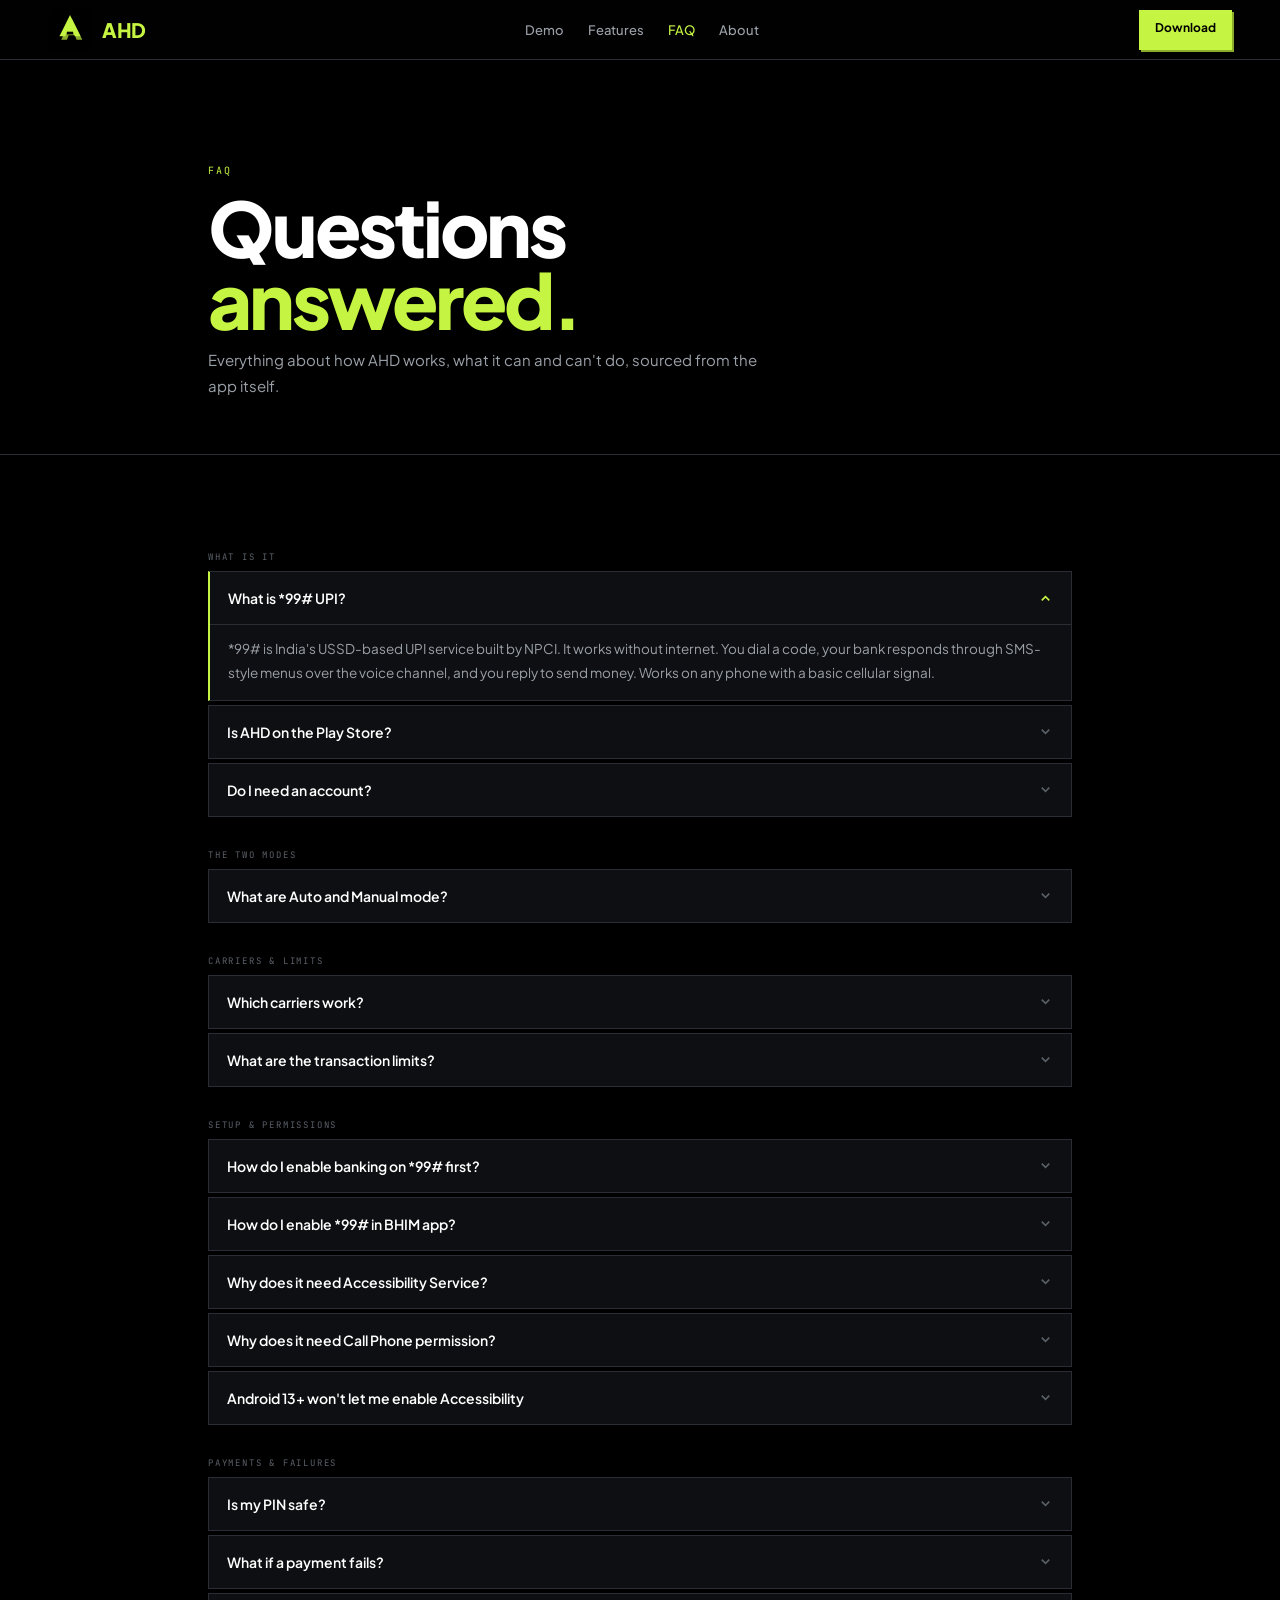
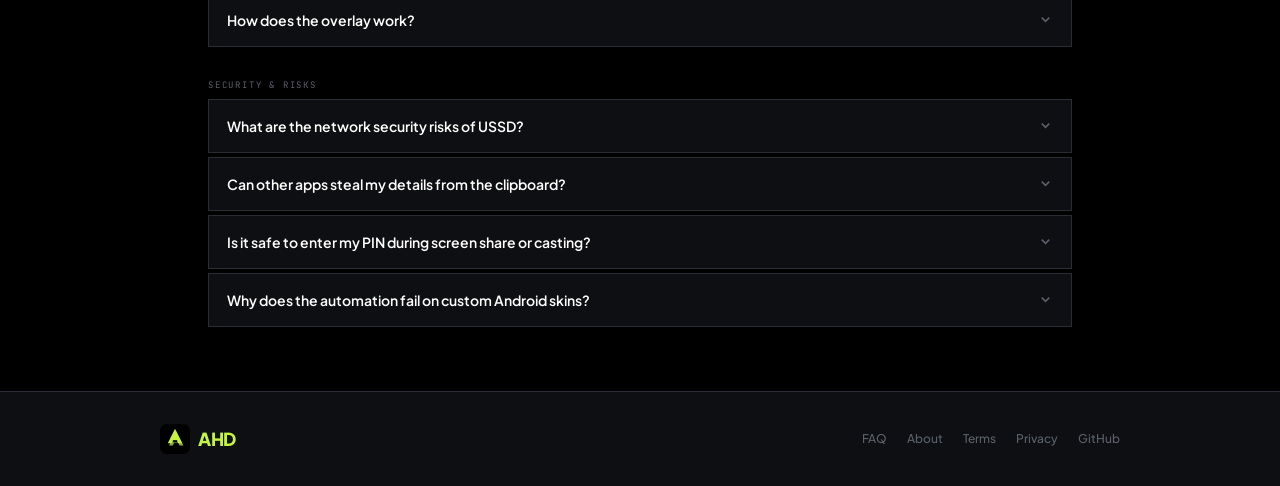
<file: faq.html>
<!doctype html>
<html lang="en">
<head>
  <meta charset="utf-8" />
  <meta name="viewport" content="width=device-width, initial-scale=1, viewport-fit=cover" />
  <title>FAQ | AHD</title>
  <meta name="description" content="Frequently asked questions about AHD." />
  <meta name="theme-color" content="#000000" />
  <link rel="icon" type="image/svg+xml" href="assets/logos/icon.svg" />
  <link rel="preconnect" href="https://fonts.googleapis.com" />
  <link rel="preconnect" href="https://fonts.gstatic.com" crossorigin />
  <link href="https://fonts.googleapis.com/css2?family=Plus+Jakarta+Sans:ital,wght@0,400;0,500;0,600;0,700;0,800;1,400&family=JetBrains+Mono:wght@400;500&display=swap" rel="stylesheet" />
  <style>
    :root {
      --black: #000000; --surface: #0E0F12; --surface-hi: #16181D; --surface-hir: #1F2229;
      --border: #2A2D34; --border-s: #3A3E47;
      --text-1: #FFFFFF; --text-2: #9BA1A8; --text-3: #5A6068;
      --lime: #C5F542; --lime-dim: #8AAB2C;
      --danger: #FF4D4D; --success: #00D26A;
      --mono: 'JetBrains Mono', monospace;
      --sans: 'Plus Jakarta Sans', system-ui, sans-serif;
      --max: 960px; --pad: clamp(16px, 4.5vw, 48px);
    }
    *, *::before, *::after { box-sizing: border-box; margin: 0; padding: 0; }
    html { overflow-x: hidden; width: 100%; scroll-behavior: smooth; }
    body { background: var(--black); color: var(--text-1); font-family: var(--sans); -webkit-font-smoothing: antialiased; overflow-x: hidden; width: 100%; position: relative; }
    img { display: block; max-width: 100%; }
    a { color: inherit; text-decoration: none; }
    ::selection { background: var(--lime); color: var(--black); }

    .w { max-width: var(--max); margin: 0 auto; padding: 0 var(--pad); }
    .divider { border: none; border-top: 1px solid var(--border); }
    .label { font-family: var(--mono); font-size: 10px; letter-spacing: 0.22em; color: var(--lime); text-transform: uppercase; display: block; margin-bottom: 14px; }
    .lime { color: var(--lime); }

    nav {
      position: sticky; top: 0; left: 0; right: 0; z-index: 200;
      display: flex; align-items: center; justify-content: space-between;
      padding: 0 var(--pad); height: 60px;
      height: calc(60px + env(safe-area-inset-top, 0px));
      padding-top: env(safe-area-inset-top, 0px);
      background: rgba(0,0,0,0.88); backdrop-filter: blur(20px); -webkit-backdrop-filter: blur(20px);
      border-bottom: 1px solid var(--border);
    }
    .nav-brand { display: flex; align-items: center; gap: 10px; font-size: 20px; font-weight: 800; letter-spacing: -0.02em; }
    .nav-brand img { width: 44px; height: 44px; }
    .nav-links { display: flex; gap: 24px; margin: 0 auto; font-size: 13px; font-weight: 500; color: var(--text-2); }
    .nav-links a:hover { color: var(--text-1); } .nav-links a.active { color: var(--lime); }
    .nav-dl { font-size: 12px; font-weight: 700; background: var(--lime); color: var(--black); padding: 10px 16px; min-height: 40px; box-shadow: 2px 2px 0 var(--lime-dim); transition: box-shadow 80ms, transform 80ms, opacity 180ms ease; -webkit-tap-highlight-color: transparent; touch-action: manipulation; }
    .nav-dl:hover { box-shadow: 3px 3px 0 var(--lime-dim); transform: translate(-1px,-1px); }

    .nav-right {
      display: flex;
      align-items: center;
      gap: 16px;
    }
    .menu-toggle {
      display: none;
      flex-direction: column;
      justify-content: space-between;
      width: 22px;
      height: 14px;
      background: transparent;
      border: none;
      cursor: pointer;
      padding: 0;
      z-index: 210;
    }
    .menu-toggle .bar {
      width: 100%;
      height: 2px;
      background-color: var(--text-1);
      transition: all 0.2s ease-in-out;
    }
    .mobile-menu {
      position: fixed;
      top: calc(60px + env(safe-area-inset-top, 0px));
      left: 0;
      width: 100%;
      height: calc(100vh - (60px + env(safe-area-inset-top, 0px)));
      background: rgba(13,13,13,0.98);
      backdrop-filter: blur(20px);
      -webkit-backdrop-filter: blur(20px);
      z-index: 190;
      display: flex;
      flex-direction: column;
      padding: 40px var(--pad);
      transform: translateY(-100%);
      transition: transform 0.3s cubic-bezier(0.16, 1, 0.3, 1);
      border-bottom: 1px solid var(--border);
    }
    .mobile-menu.active {
      transform: translateY(0);
    }
    .mobile-menu-links {
      display: flex;
      flex-direction: column;
      gap: 28px;
    }
    .mobile-menu-links a {
      font-size: 24px;
      font-weight: 700;
      color: var(--text-2);
      text-transform: capitalize;
      letter-spacing: -0.02em;
      transition: color 0.2s ease;
    }
    .mobile-menu-links a:hover,
    .mobile-menu-links a.active {
      color: var(--lime);
    }
    @media (max-width: 768px) {
      .nav-links { display: none; }
      .menu-toggle { display: flex; }
      .menu-toggle.active .bar:nth-child(1) { transform: translateY(6px) rotate(45deg); }
      .menu-toggle.active .bar:nth-child(2) { opacity: 0; }
      .menu-toggle.active .bar:nth-child(3) { transform: translateY(-6px) rotate(-45deg); }
      .nav-dl {
        font-size: 11px;
        padding: 8px 12px;
        min-height: 34px;
      }
      body.menu-open .nav-dl {
        opacity: 0;
        pointer-events: none;
      }
      .foot-in {
        flex-direction: column;
        align-items: center;
        text-align: center;
        gap: 20px;
      }
      .foot-links {
        justify-content: center;
        gap: 16px 20px;
      }
    }

    .page-hero { padding: clamp(64px, 9vw, 104px) 0 clamp(36px, 5vw, 56px); }
    .page-hero h1 { font-size: clamp(28px, 7vw, 76px); font-weight: 800; letter-spacing: -0.04em; line-height: 0.95; color: var(--text-1); margin-bottom: 12px; }
    .page-hero p { font-size: 15px; color: var(--text-2); max-width: 50ch; line-height: 1.7; }

    .faq-section { padding: clamp(40px, 6vw, 64px) 0; }

    .cat-label { font-family: var(--mono); font-size: 9px; letter-spacing: 0.2em; color: var(--text-3); text-transform: uppercase; margin: 32px 0 8px; }
    .faq-group { display: flex; flex-direction: column; gap: 4px; }

    details { border: 1px solid var(--border); background: var(--surface); }
    details:hover { border-color: var(--border-s); }
    details[open] { border-left: 2px solid var(--lime); }
    summary {
      display: flex; justify-content: space-between; align-items: center;
      gap: 12px; padding: 16px 18px;
      font-size: 14px; font-weight: 600; color: var(--text-1);
      cursor: pointer; list-style: none; user-select: none;
      min-height: 52px;
      -webkit-tap-highlight-color: transparent;
      touch-action: manipulation;
    }
    summary::-webkit-details-marker { display: none; }
    .chev { color: var(--text-3); flex-shrink: 0; transition: transform 200ms; }
    details[open] .chev { transform: rotate(180deg); color: var(--lime); }
    .faq-body {
      padding: 12px 18px 16px; border-top: 1px solid var(--border);
      font-size: 13.5px; color: var(--text-2); line-height: 1.72;
    }
    .faq-body a { color: var(--lime); }
    .faq-body code { font-family: var(--mono); font-size: 12px; color: var(--lime); background: rgba(197,245,66,0.07); padding: 1px 5px; }
    .faq-body strong { color: var(--text-1); font-weight: 600; }

    .steps-list { margin-top: 10px; display: flex; flex-direction: column; gap: 6px; }
    .step-row { display: flex; gap: 12px; align-items: flex-start; }
    .step-num { width: 22px; height: 22px; background: var(--lime); color: var(--black); font-size: 11px; font-weight: 700; display: flex; align-items: center; justify-content: center; flex-shrink: 0; margin-top: 1px; }
    .step-body { font-size: 13px; color: var(--text-2); line-height: 1.55; }
    .step-body strong { color: var(--text-1); }

    .carrier-tags { display: flex; gap: 6px; flex-wrap: wrap; margin-top: 10px; }
    .carrier-tag { font-family: var(--mono); font-size: 10px; letter-spacing: 0.1em; padding: 5px 10px; font-weight: 500; }
    .tag-yes { background: rgba(0,210,106,0.12); color: var(--success); border: 1px solid rgba(0,210,106,0.25); }
    .tag-no  { background: rgba(255,77,77,0.1);  color: var(--danger);  border: 1px solid rgba(255,77,77,0.2); }

    .modes-row { display: flex; flex-direction: column; gap: 8px; margin-top: 6px; }
    .mode-card { background: var(--surface-hir); border: 1px solid var(--border); padding: 12px 14px; }
    .mode-card b { color: var(--text-1); font-size: 13px; font-weight: 700; }
    .mode-card p { font-size: 12.5px; color: var(--text-2); margin-top: 4px; line-height: 1.5; }

    footer { background: var(--surface); border-top: 1px solid var(--border); padding: 32px var(--pad); }
    .foot-in { max-width: var(--max); margin: 0 auto; display: flex; flex-wrap: wrap; align-items: center; justify-content: space-between; gap: 20px; }
    .foot-brand { display: flex; align-items: center; gap: 8px; font-size: 18px; font-weight: 800; letter-spacing: -0.02em; }
    .foot-brand img { width: 30px; height: 30px; }
    .foot-links { display: flex; flex-wrap: wrap; gap: 20px; font-size: 12px; color: var(--text-3); font-weight: 500; }
    .foot-links a:hover { color: var(--text-1); }
  </style>
</head>
<body>

<nav>
  <a href="index.html" class="nav-brand">
    <img src="assets/logos/icon.svg" alt="AHD" />
    <span><span class="lime">AHD</span></span>
  </a>
  <div class="nav-links">
    <a href="index.html#demo">Demo</a>
    <a href="index.html#features">Features</a>
    <a href="faq.html" class="active">FAQ</a>
    <a href="about.html">About</a>
  </div>
  <div class="nav-right">
    <a href="index.html#download" class="nav-dl">Download</a>
    <button class="menu-toggle" id="menu-toggle" aria-label="Toggle Menu">
      <span class="bar"></span>
      <span class="bar"></span>
      <span class="bar"></span>
    </button>
  </div>
</nav>

<!-- Mobile Menu Overlay -->
<div class="mobile-menu" id="mobile-menu">
  <div class="mobile-menu-links">
    <a href="index.html#demo">Demo</a>
    <a href="index.html#features">Features</a>
    <a href="faq.html" class="active">FAQ</a>
    <a href="about.html">About</a>
  </div>
</div>

<section class="page-hero">
  <div class="w">
    <span class="label">FAQ</span>
    <h1>Questions<br/><span class="lime">answered.</span></h1>
    <p>Everything about how AHD works, what it can and can't do, sourced from the app itself.</p>
  </div>
</section>

<hr class="divider" />

<section class="faq-section">
  <div class="w">

    <div class="cat-label">What is it</div>
    <div class="faq-group">
      <details open>
        <summary>What is *99# UPI? <svg class="chev" width="15" height="15" viewBox="0 0 24 24" fill="none" stroke="currentColor" stroke-width="2.5"><polyline points="6 9 12 15 18 9"/></svg></summary>
        <div class="faq-body">*99# is India's USSD-based UPI service built by NPCI. It works without internet. You dial a code, your bank responds through SMS-style menus over the voice channel, and you reply to send money. Works on any phone with a basic cellular signal.</div>
      </details>
      <details>
        <summary>Is AHD on the Play Store? <svg class="chev" width="15" height="15" viewBox="0 0 24 24" fill="none" stroke="currentColor" stroke-width="2.5"><polyline points="6 9 12 15 18 9"/></svg></summary>
        <div class="faq-body">Not currently. Download the APK from <a href="https://github.com/harshpalodfde/AHD-Pay/releases" target="_blank" rel="noopener">GitHub releases</a>.</div>
      </details>
      <details>
        <summary>Do I need an account? <svg class="chev" width="15" height="15" viewBox="0 0 24 24" fill="none" stroke="currentColor" stroke-width="2.5"><polyline points="6 9 12 15 18 9"/></svg></summary>
        <div class="faq-body">No account, no email, no sign-up. Your bank account is already linked to *99# by NPCI when you set up UPI. AHD is just the interface.</div>
      </details>
    </div>

    <div class="cat-label">The two modes</div>
    <div class="faq-group">
      <details>
        <summary>What are Auto and Manual mode? <svg class="chev" width="15" height="15" viewBox="0 0 24 24" fill="none" stroke="currentColor" stroke-width="2.5"><polyline points="6 9 12 15 18 9"/></svg></summary>
        <div class="faq-body">
          <div class="modes-row">
            <div class="mode-card"><b>Auto</b><p>AHD handles the carrier USSD dialog automatically using Accessibility Service. You stay in the app the whole time.</p></div>
            <div class="mode-card"><b>Manual</b><p>Opens your dialer pre-filled with the *99# code. You navigate the menus yourself. No Accessibility Service needed.</p></div>
          </div>
        </div>
      </details>
    </div>

    <div class="cat-label">Carriers & limits</div>
    <div class="faq-group">
      <details>
        <summary>Which carriers work? <svg class="chev" width="15" height="15" viewBox="0 0 24 24" fill="none" stroke="currentColor" stroke-width="2.5"><polyline points="6 9 12 15 18 9"/></svg></summary>
        <div class="faq-body">
          Airtel, Vodafone (Vi), and BSNL: yes. Jio: no. That's a Jio network-level constraint, not an AHD limitation.
          <div class="carrier-tags">
            <span class="carrier-tag tag-yes">AIRTEL ✓</span>
            <span class="carrier-tag tag-yes">VI ✓</span>
            <span class="carrier-tag tag-yes">BSNL ✓</span>
            <span class="carrier-tag tag-no">JIO ✗</span>
          </div>
        </div>
      </details>
      <details>
        <summary>What are the transaction limits? <svg class="chev" width="15" height="15" viewBox="0 0 24 24" fill="none" stroke="currentColor" stroke-width="2.5"><polyline points="6 9 12 15 18 9"/></svg></summary>
        <div class="faq-body">₹5,000 per transaction and ₹10,000 per day. These are NPCI-level limits for the *99# channel, not set by AHD.</div>
      </details>
    </div>

    <div class="cat-label">Setup & permissions</div>
    <div class="faq-group">
      <details>
        <summary>How do I enable banking on *99# first? <svg class="chev" width="15" height="15" viewBox="0 0 24 24" fill="none" stroke="currentColor" stroke-width="2.5"><polyline points="6 9 12 15 18 9"/></svg></summary>
        <div class="faq-body">
          One-time setup to link your bank to the *99# channel. After this, AHD handles everything.
          <div class="steps-list">
            <div class="step-row"><div class="step-num">1</div><div class="step-body">Open your phone's dialer and call *99#</div></div>
            <div class="step-row"><div class="step-num">2</div><div class="step-body">Enter your bank name when prompted (SBI, HDFC, ICICI…)</div></div>
            <div class="step-row"><div class="step-num">3</div><div class="step-body">Follow on-screen prompts to link your bank account</div></div>
          </div>
          Done once, never again.
        </div>
      </details>
      <details>
        <summary>How do I enable *99# in BHIM app? <svg class="chev" width="15" height="15" viewBox="0 0 24 24" fill="none" stroke="currentColor" stroke-width="2.5"><polyline points="6 9 12 15 18 9"/></svg></summary>
        <div class="faq-body">
          If you use BHIM as your UPI app, toggle on the *99# service in BHIM settings once.
          <div class="steps-list">
            <div class="step-row"><div class="step-num">1</div><div class="step-body">Open BHIM → tap your profile avatar (top-left initials)</div></div>
            <div class="step-row"><div class="step-num">2</div><div class="step-body">Scroll down → tap Settings</div></div>
            <div class="step-row"><div class="step-num">3</div><div class="step-body">Find "USSD service (*99#)" under Account settings → toggle ON</div></div>
          </div>
        </div>
      </details>
      <details>
        <summary>Why does it need Accessibility Service? <svg class="chev" width="15" height="15" viewBox="0 0 24 24" fill="none" stroke="currentColor" stroke-width="2.5"><polyline points="6 9 12 15 18 9"/></svg></summary>
        <div class="faq-body">Android's only public USSD API can't navigate multi-step menus. Accessibility Service lets AHD automatically type your amount, UPI ID, and PIN into the carrier's dialog so you don't have to. If you'd rather not, use Manual mode: it just opens your dialer instead.</div>
      </details>
      <details>
        <summary>Why does it need Call Phone permission? <svg class="chev" width="15" height="15" viewBox="0 0 24 24" fill="none" stroke="currentColor" stroke-width="2.5"><polyline points="6 9 12 15 18 9"/></svg></summary>
        <div class="faq-body">To programmatically initiate USSD calls to *99#. AHD never places regular phone calls, only USSD requests to the carrier. It also reads the active SIM's carrier name to warn you if you're on Jio (where *99# is unsupported).</div>
      </details>
      <details>
        <summary>Android 13+ won't let me enable Accessibility <svg class="chev" width="15" height="15" viewBox="0 0 24 24" fill="none" stroke="currentColor" stroke-width="2.5"><polyline points="6 9 12 15 18 9"/></svg></summary>
        <div class="faq-body">
          Since AHD is sideloaded, Android 13+ blocks restricted settings like Accessibility by default. The fix:
          <div class="steps-list">
            <div class="step-row"><div class="step-num">1</div><div class="step-body">Settings → Apps → AHD</div></div>
            <div class="step-row"><div class="step-num">2</div><div class="step-body">Tap the ⋮ three-dot menu (top right)</div></div>
            <div class="step-row"><div class="step-num">3</div><div class="step-body"><strong>Allow restricted settings</strong> → confirm with your PIN or fingerprint</div></div>
            <div class="step-row"><div class="step-num">4</div><div class="step-body">Return to AHD → enable Accessibility. It works now.</div></div>
          </div>
        </div>
      </details>
    </div>

    <div class="cat-label">Payments & failures</div>
    <div class="faq-group">
      <details>
        <summary>Is my PIN safe? <svg class="chev" width="15" height="15" viewBox="0 0 24 24" fill="none" stroke="currentColor" stroke-width="2.5"><polyline points="6 9 12 15 18 9"/></svg></summary>
        <div class="faq-body">Your PIN is held in volatile memory only, masked as •••• in any logs, cleared within 500ms of session end, never persisted, and never shared. The app has no INTERNET permission and is structurally incapable of sending anything anywhere.</div>
      </details>
      <details>
        <summary>What if a payment fails? <svg class="chev" width="15" height="15" viewBox="0 0 24 24" fill="none" stroke="currentColor" stroke-width="2.5"><polyline points="6 9 12 15 18 9"/></svg></summary>
        <div class="faq-body">AHD surfaces the carrier's exact error message. Common causes: wrong PIN, bank not linked to *99#, daily limit exceeded, wrong UPI ID, or weak signal. Tap the failed transaction in history to see the full reply and retry in one tap. A 25-second timeout prevents stuck sessions.</div>
      </details>
      <details>
        <summary>How does the overlay work? <svg class="chev" width="15" height="15" viewBox="0 0 24 24" fill="none" stroke="currentColor" stroke-width="2.5"><polyline points="6 9 12 15 18 9"/></svg></summary>
        <div class="faq-body">In Auto mode, AHD paints a branded overlay over the system USSD dialog so you only ever see AHD's UI during a session. We never see your PIN, as it's typed locally on your device, never stored, and never sent anywhere.</div>
      </details>
    </div>

    <div class="cat-label">Security & Risks</div>
    <div class="faq-group">
      <details>
        <summary>What are the network security risks of USSD? <svg class="chev" width="15" height="15" viewBox="0 0 24 24" fill="none" stroke="currentColor" stroke-width="2.5"><polyline points="6 9 12 15 18 9"/></svg></summary>
        <div class="faq-body">USSD (*99#) signaling occurs over the unencrypted GSM voice channel, meaning it is not encrypted end-to-end like HTTPS. This makes it theoretically vulnerable to carrier-level interception, SIM swapping, and base station spoofing (IMSI catchers). AHD has no control over cellular protocol security; users should operate with normal cellular safety precautions.</div>
      </details>
      <details>
        <summary>Can other apps steal my details from the clipboard? <svg class="chev" width="15" height="15" viewBox="0 0 24 24" fill="none" stroke="currentColor" stroke-width="2.5"><polyline points="6 9 12 15 18 9"/></svg></summary>
        <div class="faq-body">In Manual Mode, AHD copies details (like the recipient's UPI ID) to the system clipboard. If your device has malicious applications installed, they may perform clipboard hijacking to read or alter copied text. Always verify the recipient's name on the carrier's final confirmation screen before entering your PIN.</div>
      </details>
      <details>
        <summary>Is it safe to enter my PIN during screen share or casting? <svg class="chev" width="15" height="15" viewBox="0 0 24 24" fill="none" stroke="currentColor" stroke-width="2.5"><polyline points="6 9 12 15 18 9"/></svg></summary>
        <div class="faq-body"><strong>No.</strong> Since AHD works entirely offline, it cannot monitor or block active screen recording, casting, or remote-desktop apps (AnyDesk, Zoom, TeamViewer). If you enter your PIN while sharing your screen, your PIN could be visually compromised. Ensure all sharing/recording is stopped before initiating a payment.</div>
      </details>
      <details>
        <summary>Why does the automation fail on custom Android skins? <svg class="chev" width="15" height="15" viewBox="0 0 24 24" fill="none" stroke="currentColor" stroke-width="2.5"><polyline points="6 9 12 15 18 9"/></svg></summary>
        <div class="faq-body">Custom Android distributions (like Xiaomi's HyperOS/MIUI, OPPO's ColorOS, or Vivo's Funtouch OS) modify the layout structure of system USSD dialogs. This can prevent the Accessibility Service from parsing the menus correctly in Auto Mode. If you experience issues, switch to <strong>Manual Mode</strong> in the app Settings to execute the transaction safely.</div>
      </details>
    </div>

  </div>
</section>

<footer>
  <div class="foot-in">
    <a href="index.html" class="foot-brand">
      <img src="assets/logos/icon.svg" alt="" />
      <span><span class="lime">AHD</span></span>
    </a>
    <div class="foot-links">
      <a href="faq.html">FAQ</a>
      <a href="about.html">About</a>
      <a href="terms.html">Terms</a>
      <a href="privacy.html">Privacy</a>
      <a href="https://github.com/harshpalodfde/AHD-Pay" target="_blank" rel="noopener">GitHub</a>
    </div>
  </div>
</footer>

<script>
  // Mobile menu toggle logic
  const menuToggle = document.getElementById('menu-toggle');
  const mobileMenu = document.getElementById('mobile-menu');
  if (menuToggle && mobileMenu) {
    menuToggle.addEventListener('click', () => {
      menuToggle.classList.toggle('active');
      mobileMenu.classList.toggle('active');
      const isActive = mobileMenu.classList.contains('active');
      document.body.style.overflow = isActive ? 'hidden' : '';
      if (isActive) {
        document.body.classList.add('menu-open');
      } else {
        document.body.classList.remove('menu-open');
      }
    });
    mobileMenu.querySelectorAll('a').forEach(link => {
      link.addEventListener('click', () => {
        menuToggle.classList.remove('active');
        mobileMenu.classList.remove('active');
        document.body.classList.remove('menu-open');
        document.body.style.overflow = '';
      });
    });
  }
</script>
</body>
</html>
</file>
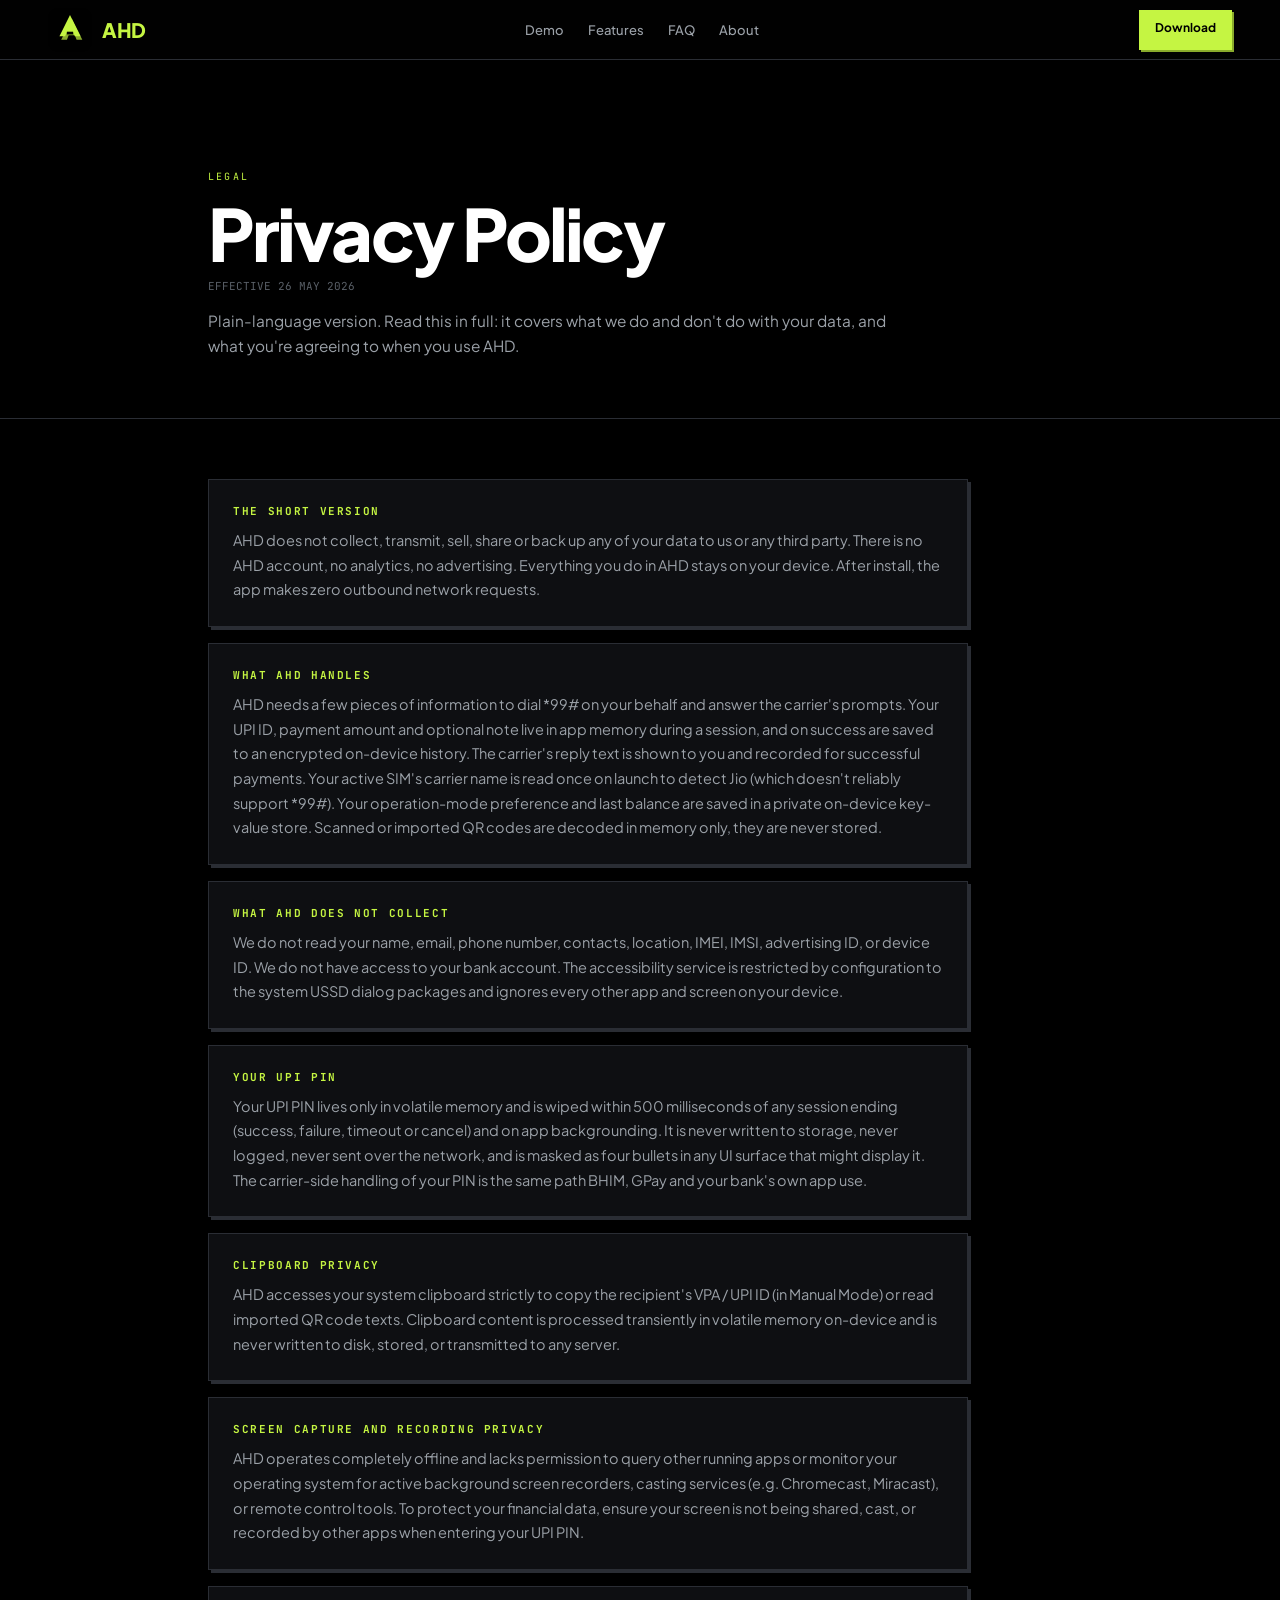
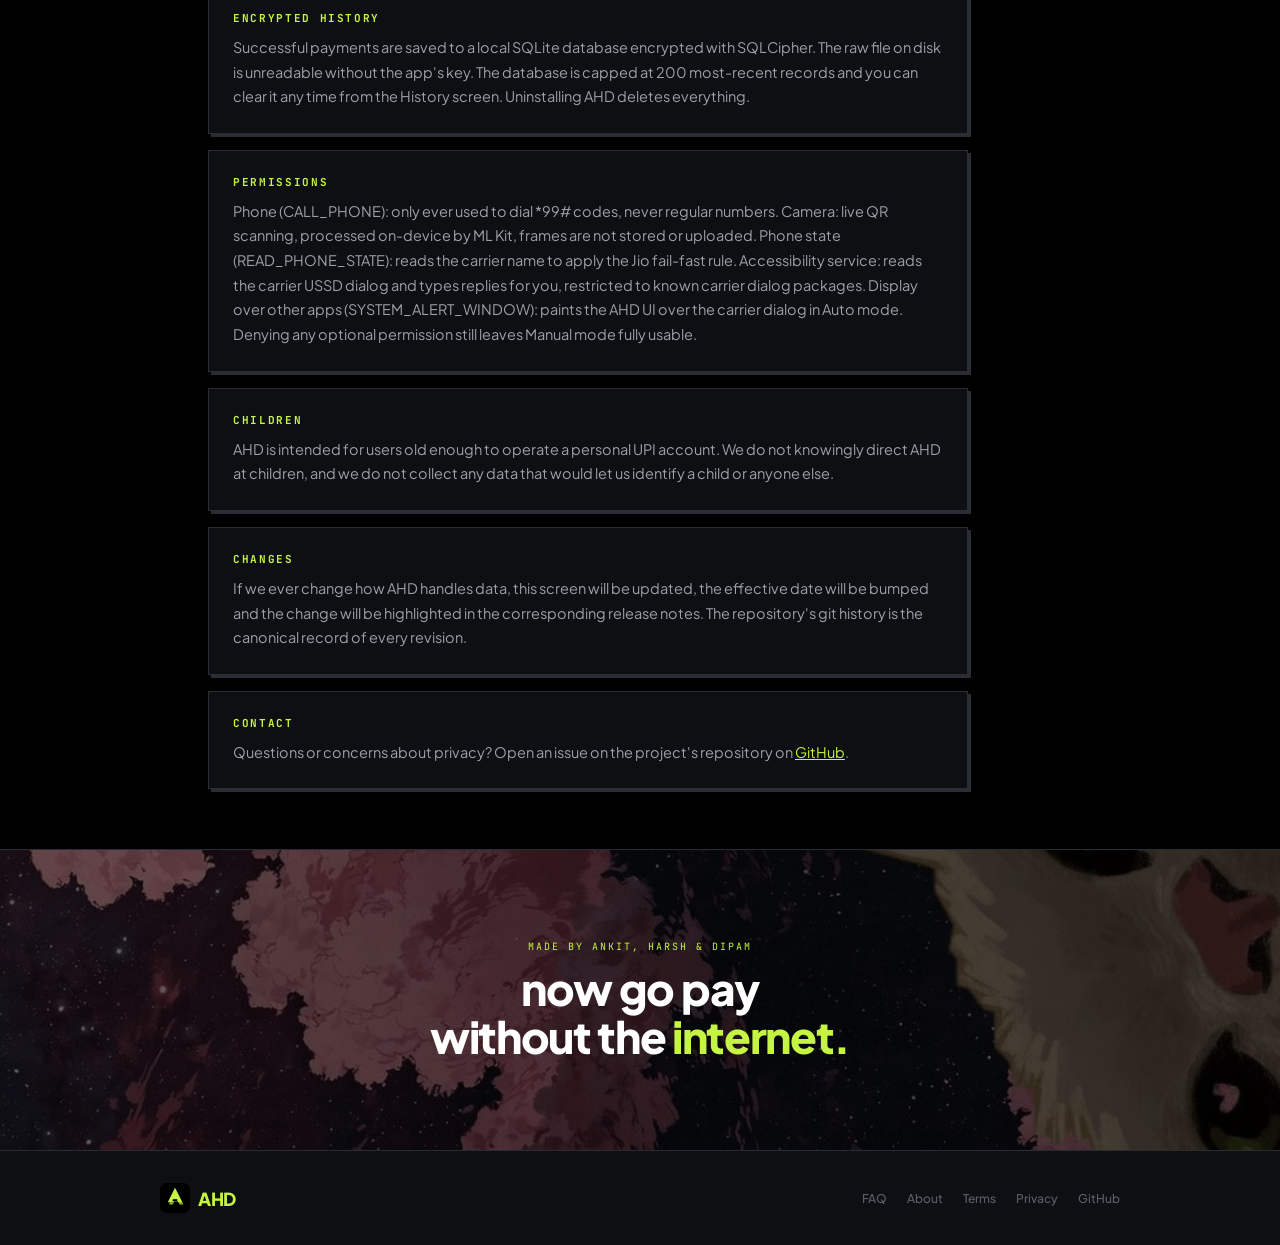
<file: privacy.html>
<!doctype html>
<html lang="en">
<head>
  <meta charset="utf-8" />
  <meta name="viewport" content="width=device-width, initial-scale=1, viewport-fit=cover" />
  <title>Privacy Policy | AHD</title>
  <meta name="description" content="AHD does not collect, transmit, sell, share or back up any of your data to us or any third party. Read our full privacy policy here." />
  <meta name="theme-color" content="#000000" />
  <link rel="icon" type="image/svg+xml" href="assets/logos/icon.svg" />

  <link rel="preconnect" href="https://fonts.googleapis.com" />
  <link rel="preconnect" href="https://fonts.gstatic.com" crossorigin />
  <link href="https://fonts.googleapis.com/css2?family=Plus+Jakarta+Sans:ital,wght@0,400;0,500;0,600;0,700;0,800;1,400&family=JetBrains+Mono:wght@400;500&display=swap" rel="stylesheet" />
  <style>
    :root {
      --black: #000000; --surface: #0E0F12; --surface-hi: #16181D;
      --border: #2A2D34; --border-s: #3A3E47;
      --text-1: #FFFFFF; --text-2: #9BA1A8; --text-3: #5A6068;
      --lime: #C5F542; --lime-dim: #8AAB2C;
      --mono: 'JetBrains Mono', monospace;
      --sans: 'Plus Jakarta Sans', system-ui, sans-serif;
      --max: 960px; --pad: clamp(16px, 4.5vw, 48px);
    }
    *, *::before, *::after { box-sizing: border-box; margin: 0; padding: 0; }
    html { overflow-x: hidden; width: 100%; scroll-behavior: smooth; }
    body { background: var(--black); color: var(--text-1); font-family: var(--sans); -webkit-font-smoothing: antialiased; overflow-x: hidden; width: 100%; position: relative; }
    img { display: block; max-width: 100%; }
    a { color: inherit; text-decoration: none; }
    ::selection { background: var(--lime); color: var(--black); }

    .w { max-width: var(--max); margin: 0 auto; padding: 0 var(--pad); }
    .divider { border: none; border-top: 1px solid var(--border); }
    .label { font-family: var(--mono); font-size: 10px; letter-spacing: 0.22em; color: var(--lime); text-transform: uppercase; display: block; margin-bottom: 14px; }
    .lime { color: var(--lime); }

    nav {
      position: sticky; top: 0; left: 0; right: 0; z-index: 200;
      display: flex; align-items: center; justify-content: space-between;
      padding: 0 var(--pad); height: 60px;
      height: calc(60px + env(safe-area-inset-top, 0px));
      padding-top: env(safe-area-inset-top, 0px);
      background: rgba(0,0,0,0.88); backdrop-filter: blur(20px); -webkit-backdrop-filter: blur(20px);
      border-bottom: 1px solid var(--border);
    }
    .nav-brand { display: flex; align-items: center; gap: 10px; font-size: 20px; font-weight: 800; letter-spacing: -0.02em; }
    .nav-brand img { width: 44px; height: 44px; }
    .nav-links { display: flex; gap: 24px; margin: 0 auto; font-size: 13px; font-weight: 500; color: var(--text-2); }
    .nav-links a:hover { color: var(--text-1); } .nav-links a.active { color: var(--lime); }
    .nav-dl { font-size: 12px; font-weight: 700; background: var(--lime); color: var(--black); padding: 10px 16px; min-height: 40px; box-shadow: 2px 2px 0 var(--lime-dim); transition: box-shadow 80ms, transform 80ms, opacity 180ms ease; -webkit-tap-highlight-color: transparent; touch-action: manipulation; }
    .nav-dl:hover { box-shadow: 3px 3px 0 var(--lime-dim); transform: translate(-1px,-1px); }

    .nav-right {
      display: flex;
      align-items: center;
      gap: 16px;
    }
    .menu-toggle {
      display: none;
      flex-direction: column;
      justify-content: space-between;
      width: 22px;
      height: 14px;
      background: transparent;
      border: none;
      cursor: pointer;
      padding: 0;
      z-index: 210;
    }
    .menu-toggle .bar {
      width: 100%;
      height: 2px;
      background-color: var(--text-1);
      transition: all 0.2s ease-in-out;
    }
    .mobile-menu {
      position: fixed;
      top: calc(60px + env(safe-area-inset-top, 0px));
      left: 0;
      width: 100%;
      height: calc(100vh - (60px + env(safe-area-inset-top, 0px)));
      background: rgba(13,13,13,0.98);
      backdrop-filter: blur(20px);
      -webkit-backdrop-filter: blur(20px);
      z-index: 190;
      display: flex;
      flex-direction: column;
      padding: 40px var(--pad);
      transform: translateY(-100%);
      transition: transform 0.3s cubic-bezier(0.16, 1, 0.3, 1);
      border-bottom: 1px solid var(--border);
    }
    .mobile-menu.active {
      transform: translateY(0);
    }
    .mobile-menu-links {
      display: flex;
      flex-direction: column;
      gap: 28px;
    }
    .mobile-menu-links a {
      font-size: 24px;
      font-weight: 700;
      color: var(--text-2);
      letter-spacing: -0.02em;
      transition: color 0.2s ease;
    }
    .mobile-menu-links a:hover,
    .mobile-menu-links a.active {
      color: var(--lime);
    }
    @media (max-width: 768px) {
      .nav-links { display: none; }
      .menu-toggle { display: flex; }
      .menu-toggle.active .bar:nth-child(1) { transform: translateY(6px) rotate(45deg); }
      .menu-toggle.active .bar:nth-child(2) { opacity: 0; }
      .menu-toggle.active .bar:nth-child(3) { transform: translateY(-6px) rotate(-45deg); }
      .nav-dl {
        font-size: 11px;
        padding: 8px 12px;
        min-height: 34px;
      }
      body.menu-open .nav-dl {
        opacity: 0;
        pointer-events: none;
      }
      .foot-in {
        flex-direction: column;
        align-items: center;
        text-align: center;
        gap: 20px;
      }
      .foot-links {
        justify-content: center;
        gap: 16px 20px;
      }
    }

    /* Hero */
    .legal-hero { padding: clamp(60px, 10vw, 110px) 0 clamp(36px, 5vw, 60px); }
    .legal-hero h1 { font-size: clamp(32px, 7vw, 72px); font-weight: 800; letter-spacing: -0.04em; line-height: 1.0; color: var(--text-1); }
    .legal-hero .effective-date { font-family: var(--mono); font-size: 11px; color: var(--text-3); text-transform: uppercase; margin-top: 10px; display: block; }
    .legal-hero .intro { font-size: clamp(14px, 1.2vw, 16px); color: var(--text-2); line-height: 1.6; max-width: 65ch; margin-top: 16px; }

    /* Legal Content / Cards */
    .legal-wrap { padding: clamp(36px, 5vw, 60px) 0; }
    .legal-grid { display: flex; flex-direction: column; gap: 16px; max-width: 760px; }
    
    .legal-card {
      background: var(--surface);
      border: 1px solid var(--border);
      padding: 24px;
      box-shadow: 3px 3px 0 var(--border);
      transition: border-color 0.2s ease, box-shadow 0.2s ease;
    }
    .legal-card:hover {
      border-color: var(--lime);
      box-shadow: 3px 3px 0 rgba(197, 245, 66, 0.2);
    }
    .legal-card h3 {
      font-family: var(--mono);
      font-size: 11px;
      letter-spacing: 0.15em;
      color: var(--lime);
      text-transform: uppercase;
      margin-bottom: 10px;
    }
    .legal-card p {
      font-size: 14.5px;
      color: var(--text-2);
      line-height: 1.7;
    }
    .legal-card a {
      color: var(--lime);
      text-decoration: underline;
    }

    /* Cat */
    .cat { position: relative; overflow: hidden; border-top: 1px solid var(--border); }
    .cat-img { width: 100%; height: clamp(160px, 26vw, 300px); object-fit: cover; object-position: center 35%; filter: brightness(0.4); }
    .cat-copy { position: absolute; inset: 0; display: flex; flex-direction: column; align-items: center; justify-content: center; text-align: center; padding: var(--pad); }
    .cat-by { font-family: var(--mono); font-size: 10px; letter-spacing: 0.2em; color: var(--lime); margin-bottom: 12px; text-transform: uppercase; }
    .cat-line { font-size: clamp(22px, 4.5vw, 44px); font-weight: 800; letter-spacing: -0.03em; color: var(--text-1); line-height: 1.08; }

    /* Footer */
    footer { background: var(--surface); border-top: 1px solid var(--border); padding: 32px var(--pad); }
    .foot-in { max-width: var(--max); margin: 0 auto; display: flex; flex-wrap: wrap; align-items: center; justify-content: space-between; gap: 20px; }
    .foot-brand { display: flex; align-items: center; gap: 8px; font-size: 18px; font-weight: 800; letter-spacing: -0.02em; }
    .foot-brand img { width: 30px; height: 30px; }
    .foot-links { display: flex; flex-wrap: wrap; gap: 20px; font-size: 12px; color: var(--text-3); font-weight: 500; }
    .foot-links a:hover { color: var(--text-1); }
  </style>
</head>
<body>

<nav>
  <a href="index.html" class="nav-brand">
    <img src="assets/logos/icon.svg" alt="AHD" />
    <span><span class="lime">AHD</span></span>
  </a>
  <div class="nav-links">
    <a href="index.html#demo">Demo</a>
    <a href="index.html#features">Features</a>
    <a href="faq.html">FAQ</a>
    <a href="about.html">About</a>
  </div>
  <div class="nav-right">
    <a href="index.html#download" class="nav-dl">Download</a>
    <button class="menu-toggle" id="menu-toggle" aria-label="Toggle Menu">
      <span class="bar"></span>
      <span class="bar"></span>
      <span class="bar"></span>
    </button>
  </div>
</nav>

<!-- Mobile Menu Overlay -->
<div class="mobile-menu" id="mobile-menu">
  <div class="mobile-menu-links">
    <a href="index.html#demo">Demo</a>
    <a href="index.html#features">Features</a>
    <a href="faq.html">FAQ</a>
    <a href="about.html">About</a>
  </div>
</div>

<section class="legal-hero">
  <div class="w">
    <span class="label">Legal</span>
    <h1>Privacy Policy</h1>
    <span class="effective-date">Effective 26 May 2026</span>
    <p class="intro">Plain-language version. Read this in full: it covers what we do and don't do with your data, and what you're agreeing to when you use AHD.</p>
  </div>
</section>

<hr class="divider" />

<div class="legal-wrap">
  <div class="w">
    <div class="legal-grid">
      
      <div class="legal-card">
        <h3>The short version</h3>
        <p>AHD does not collect, transmit, sell, share or back up any of your data to us or any third party. There is no AHD account, no analytics, no advertising. Everything you do in AHD stays on your device. After install, the app makes zero outbound network requests.</p>
      </div>

      <div class="legal-card">
        <h3>What AHD handles</h3>
        <p>AHD needs a few pieces of information to dial *99# on your behalf and answer the carrier's prompts. Your UPI ID, payment amount and optional note live in app memory during a session, and on success are saved to an encrypted on-device history. The carrier's reply text is shown to you and recorded for successful payments. Your active SIM's carrier name is read once on launch to detect Jio (which doesn't reliably support *99#). Your operation-mode preference and last balance are saved in a private on-device key-value store. Scanned or imported QR codes are decoded in memory only, they are never stored.</p>
      </div>

      <div class="legal-card">
        <h3>What AHD does NOT collect</h3>
        <p>We do not read your name, email, phone number, contacts, location, IMEI, IMSI, advertising ID, or device ID. We do not have access to your bank account. The accessibility service is restricted by configuration to the system USSD dialog packages and ignores every other app and screen on your device.</p>
      </div>

      <div class="legal-card">
        <h3>Your UPI PIN</h3>
        <p>Your UPI PIN lives only in volatile memory and is wiped within 500 milliseconds of any session ending (success, failure, timeout or cancel) and on app backgrounding. It is never written to storage, never logged, never sent over the network, and is masked as four bullets in any UI surface that might display it. The carrier-side handling of your PIN is the same path BHIM, GPay and your bank's own app use.</p>
      </div>

      <div class="legal-card">
        <h3>Clipboard Privacy</h3>
        <p>AHD accesses your system clipboard strictly to copy the recipient's VPA / UPI ID (in Manual Mode) or read imported QR code texts. Clipboard content is processed transiently in volatile memory on-device and is never written to disk, stored, or transmitted to any server.</p>
      </div>

      <div class="legal-card">
        <h3>Screen Capture and Recording Privacy</h3>
        <p>AHD operates completely offline and lacks permission to query other running apps or monitor your operating system for active background screen recorders, casting services (e.g. Chromecast, Miracast), or remote control tools. To protect your financial data, ensure your screen is not being shared, cast, or recorded by other apps when entering your UPI PIN.</p>
      </div>

      <div class="legal-card">
        <h3>Encrypted history</h3>
        <p>Successful payments are saved to a local SQLite database encrypted with SQLCipher. The raw file on disk is unreadable without the app's key. The database is capped at 200 most-recent records and you can clear it any time from the History screen. Uninstalling AHD deletes everything.</p>
      </div>

      <div class="legal-card">
        <h3>Permissions</h3>
        <p>Phone (CALL_PHONE): only ever used to dial *99# codes, never regular numbers. Camera: live QR scanning, processed on-device by ML Kit, frames are not stored or uploaded. Phone state (READ_PHONE_STATE): reads the carrier name to apply the Jio fail-fast rule. Accessibility service: reads the carrier USSD dialog and types replies for you, restricted to known carrier dialog packages. Display over other apps (SYSTEM_ALERT_WINDOW): paints the AHD UI over the carrier dialog in Auto mode. Denying any optional permission still leaves Manual mode fully usable.</p>
      </div>

      <div class="legal-card">
        <h3>Children</h3>
        <p>AHD is intended for users old enough to operate a personal UPI account. We do not knowingly direct AHD at children, and we do not collect any data that would let us identify a child or anyone else.</p>
      </div>

      <div class="legal-card">
        <h3>Changes</h3>
        <p>If we ever change how AHD handles data, this screen will be updated, the effective date will be bumped and the change will be highlighted in the corresponding release notes. The repository's git history is the canonical record of every revision.</p>
      </div>

      <div class="legal-card">
        <h3>Contact</h3>
        <p>Questions or concerns about privacy? Open an issue on the project's repository on <a href="https://github.com/harshpalodfde/AHD-Pay" target="_blank" rel="noopener">GitHub</a>.</p>
      </div>

    </div>
  </div>
</div>

<div class="cat" aria-hidden="true">
  <img class="cat-img" src="assets/cat_aesthetic.png" alt="" loading="lazy" />
  <div class="cat-copy">
    <div class="cat-by">Made by Ankit, Harsh &amp; Dipam</div>
    <div class="cat-line">now go pay<br/>without the <span class="lime">internet.</span></div>
  </div>
</div>

<footer>
  <div class="foot-in">
    <a href="index.html" class="foot-brand">
      <img src="assets/logos/icon.svg" alt="" />
      <span><span class="lime">AHD</span></span>
    </a>
    <div class="foot-links">
      <a href="faq.html">FAQ</a>
      <a href="about.html">About</a>
      <a href="terms.html">Terms</a>
      <a href="privacy.html">Privacy</a>
      <a href="https://github.com/harshpalodfde/AHD-Pay" target="_blank" rel="noopener">GitHub</a>
    </div>
  </div>
</footer>

<script>
  // Mobile menu toggle logic
  const menuToggle = document.getElementById('menu-toggle');
  const mobileMenu = document.getElementById('mobile-menu');
  if (menuToggle && mobileMenu) {
    menuToggle.addEventListener('click', () => {
      menuToggle.classList.toggle('active');
      mobileMenu.classList.toggle('active');
      const isActive = mobileMenu.classList.contains('active');
      document.body.style.overflow = isActive ? 'hidden' : '';
      if (isActive) {
        document.body.classList.add('menu-open');
      } else {
        document.body.classList.remove('menu-open');
      }
    });
    mobileMenu.querySelectorAll('a').forEach(link => {
      link.addEventListener('click', () => {
        menuToggle.classList.remove('active');
        mobileMenu.classList.remove('active');
        document.body.classList.remove('menu-open');
        document.body.style.overflow = '';
      });
    });
  }
</script>
</body>
</html>
</file>
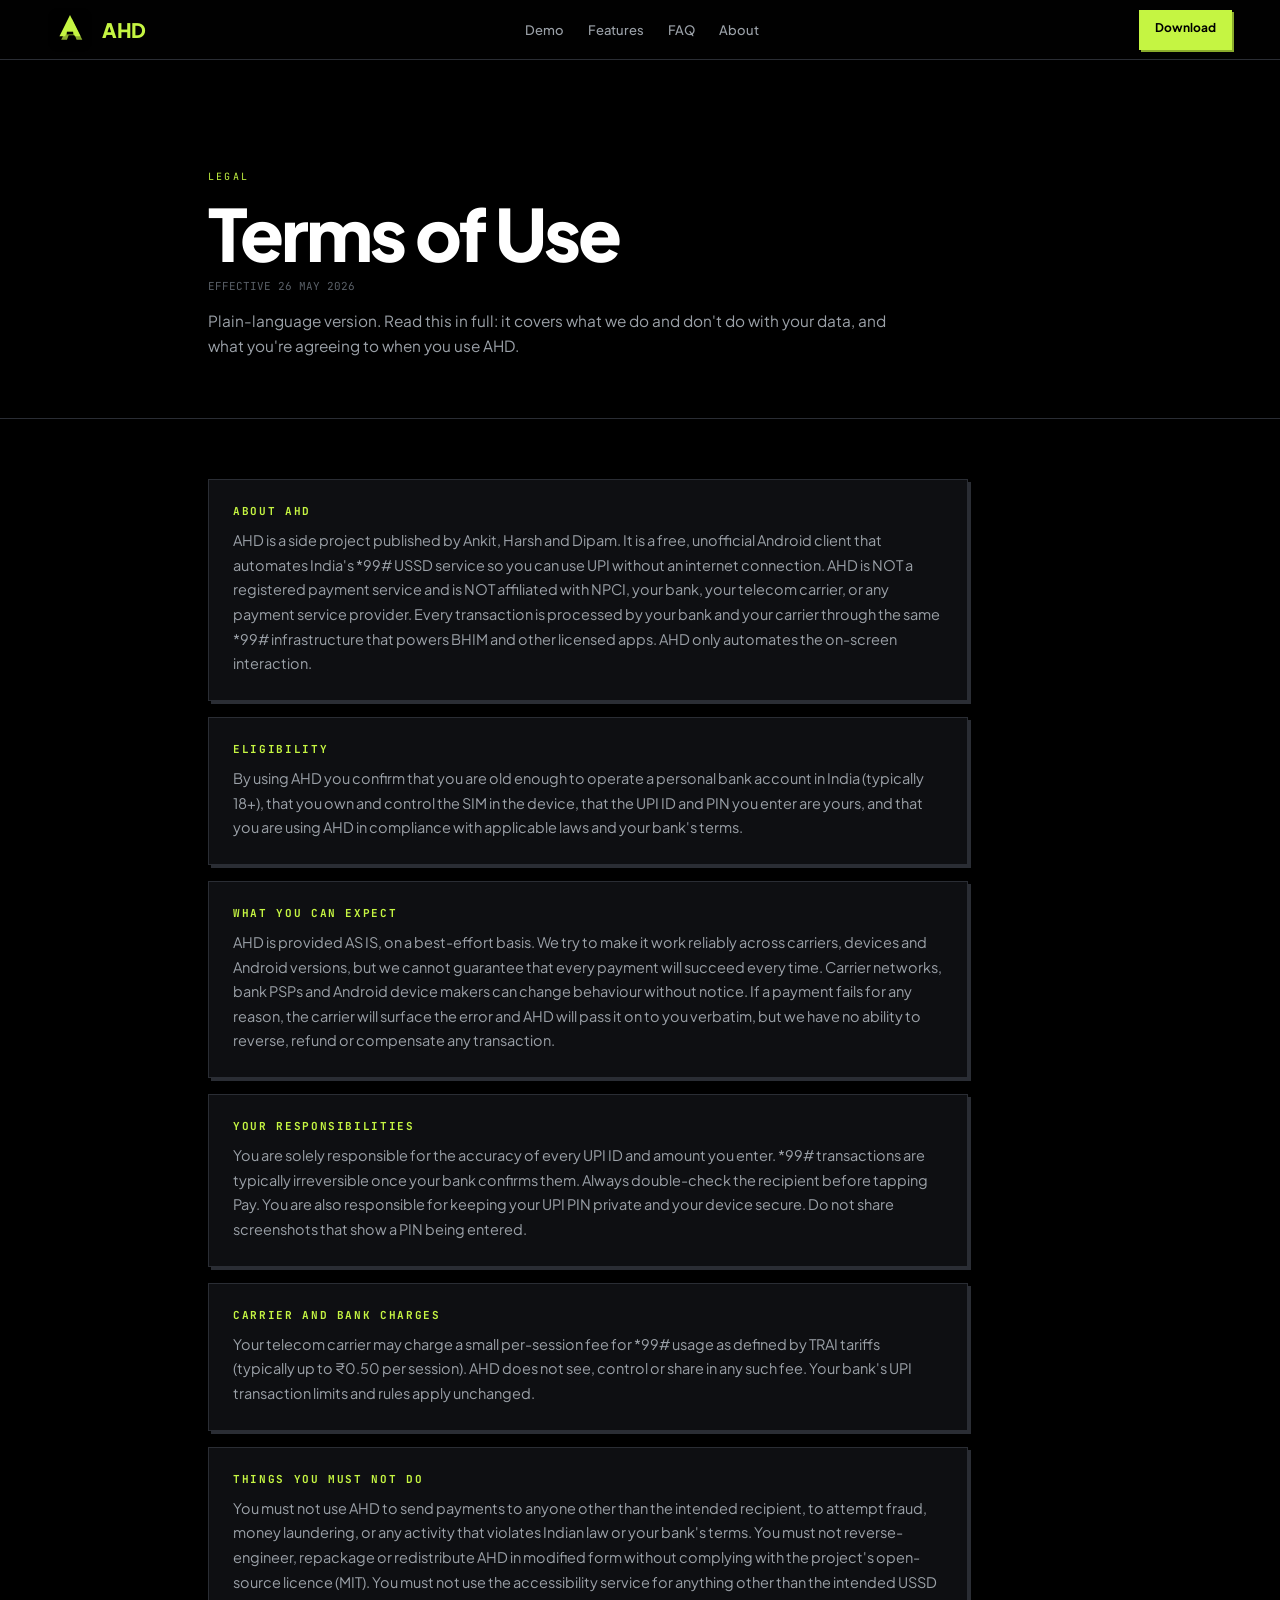
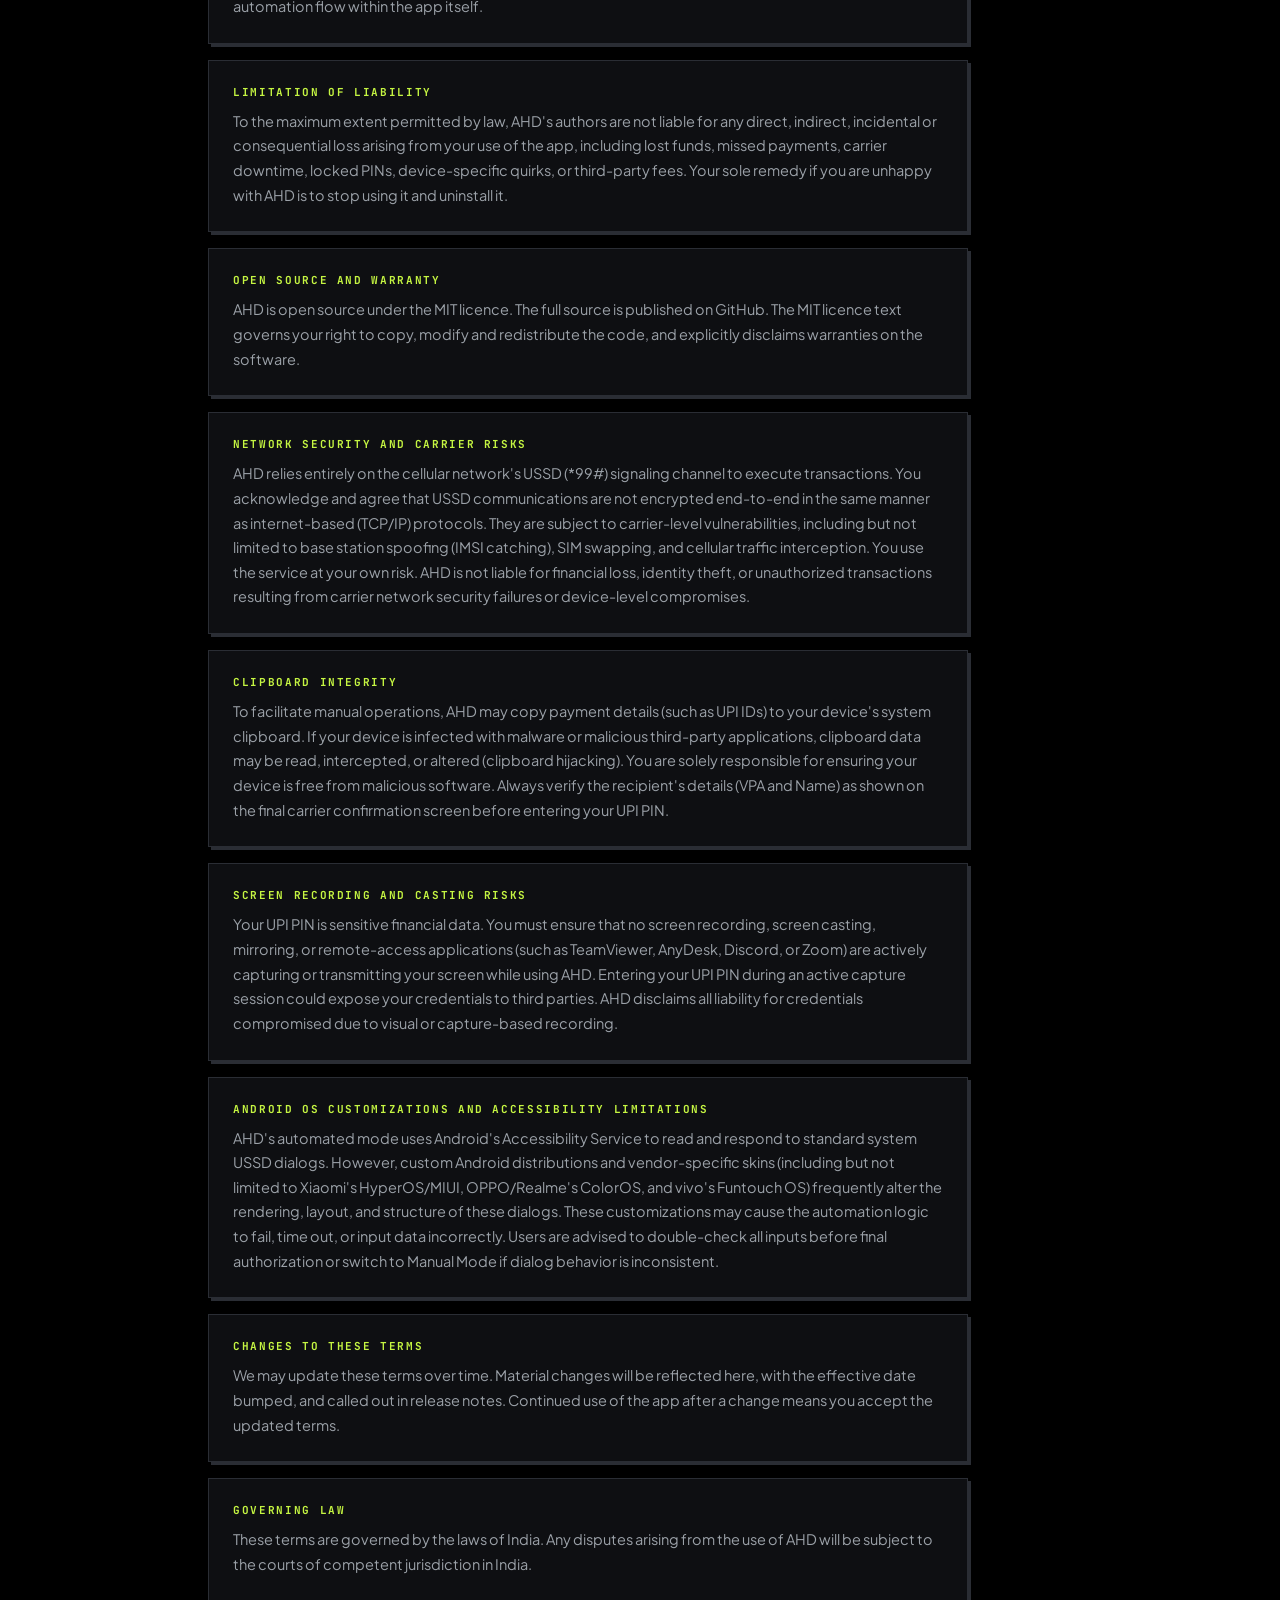
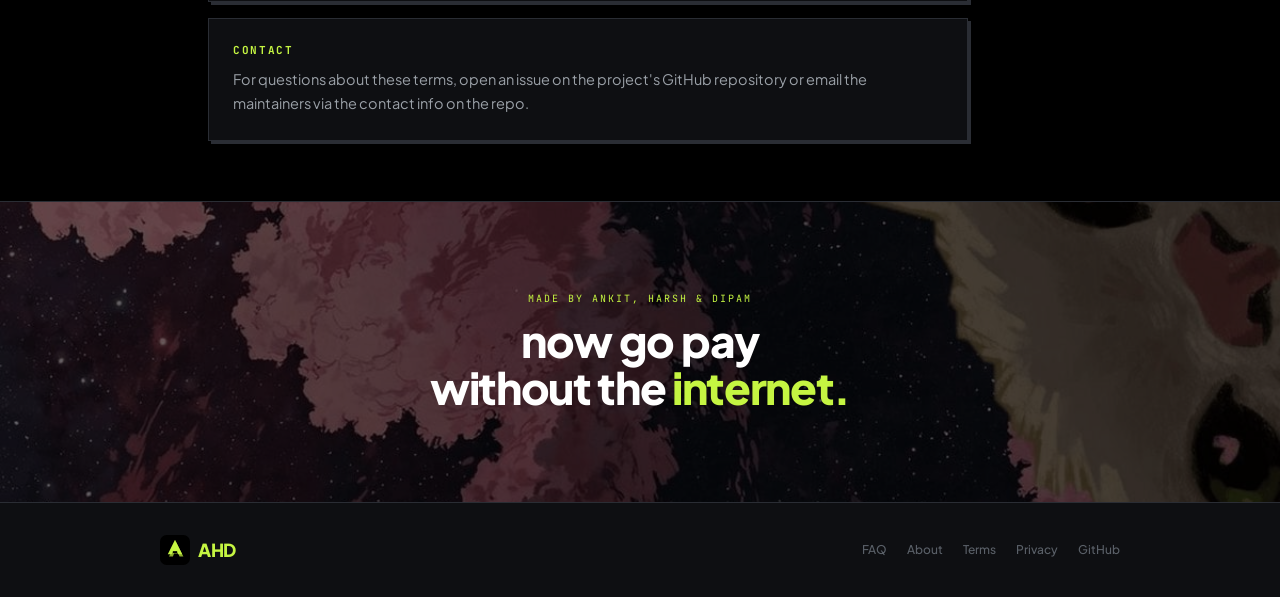
<file: terms.html>
<!doctype html>
<html lang="en">
<head>
  <meta charset="utf-8" />
  <meta name="viewport" content="width=device-width, initial-scale=1, viewport-fit=cover" />
  <title>Terms of Use | AHD</title>
  <meta name="description" content="Read our terms of use. AHD is a free, open-source project to use UPI without internet. Liability is disclaimed to the maximum extent permitted by law." />
  <meta name="theme-color" content="#000000" />
  <link rel="icon" type="image/svg+xml" href="assets/logos/icon.svg" />

  <link rel="preconnect" href="https://fonts.googleapis.com" />
  <link rel="preconnect" href="https://fonts.gstatic.com" crossorigin />
  <link href="https://fonts.googleapis.com/css2?family=Plus+Jakarta+Sans:ital,wght@0,400;0,500;0,600;0,700;0,800;1,400&family=JetBrains+Mono:wght@400;500&display=swap" rel="stylesheet" />
  <style>
    :root {
      --black: #000000; --surface: #0E0F12; --surface-hi: #16181D;
      --border: #2A2D34; --border-s: #3A3E47;
      --text-1: #FFFFFF; --text-2: #9BA1A8; --text-3: #5A6068;
      --lime: #C5F542; --lime-dim: #8AAB2C;
      --mono: 'JetBrains Mono', monospace;
      --sans: 'Plus Jakarta Sans', system-ui, sans-serif;
      --max: 960px; --pad: clamp(16px, 4.5vw, 48px);
    }
    *, *::before, *::after { box-sizing: border-box; margin: 0; padding: 0; }
    html { overflow-x: hidden; width: 100%; scroll-behavior: smooth; }
    body { background: var(--black); color: var(--text-1); font-family: var(--sans); -webkit-font-smoothing: antialiased; overflow-x: hidden; width: 100%; position: relative; }
    img { display: block; max-width: 100%; }
    a { color: inherit; text-decoration: none; }
    ::selection { background: var(--lime); color: var(--black); }

    .w { max-width: var(--max); margin: 0 auto; padding: 0 var(--pad); }
    .divider { border: none; border-top: 1px solid var(--border); }
    .label { font-family: var(--mono); font-size: 10px; letter-spacing: 0.22em; color: var(--lime); text-transform: uppercase; display: block; margin-bottom: 14px; }
    .lime { color: var(--lime); }

    nav {
      position: sticky; top: 0; left: 0; right: 0; z-index: 200;
      display: flex; align-items: center; justify-content: space-between;
      padding: 0 var(--pad); height: 60px;
      height: calc(60px + env(safe-area-inset-top, 0px));
      padding-top: env(safe-area-inset-top, 0px);
      background: rgba(0,0,0,0.88); backdrop-filter: blur(20px); -webkit-backdrop-filter: blur(20px);
      border-bottom: 1px solid var(--border);
    }
    .nav-brand { display: flex; align-items: center; gap: 10px; font-size: 20px; font-weight: 800; letter-spacing: -0.02em; }
    .nav-brand img { width: 44px; height: 44px; }
    .nav-links { display: flex; gap: 24px; margin: 0 auto; font-size: 13px; font-weight: 500; color: var(--text-2); }
    .nav-links a:hover { color: var(--text-1); } .nav-links a.active { color: var(--lime); }
    .nav-dl { font-size: 12px; font-weight: 700; background: var(--lime); color: var(--black); padding: 10px 16px; min-height: 40px; box-shadow: 2px 2px 0 var(--lime-dim); transition: box-shadow 80ms, transform 80ms, opacity 180ms ease; -webkit-tap-highlight-color: transparent; touch-action: manipulation; }
    .nav-dl:hover { box-shadow: 3px 3px 0 var(--lime-dim); transform: translate(-1px,-1px); }

    .nav-right {
      display: flex;
      align-items: center;
      gap: 16px;
    }
    .menu-toggle {
      display: none;
      flex-direction: column;
      justify-content: space-between;
      width: 22px;
      height: 14px;
      background: transparent;
      border: none;
      cursor: pointer;
      padding: 0;
      z-index: 210;
    }
    .menu-toggle .bar {
      width: 100%;
      height: 2px;
      background-color: var(--text-1);
      transition: all 0.2s ease-in-out;
    }
    .mobile-menu {
      position: fixed;
      top: calc(60px + env(safe-area-inset-top, 0px));
      left: 0;
      width: 100%;
      height: calc(100vh - (60px + env(safe-area-inset-top, 0px)));
      background: rgba(13,13,13,0.98);
      backdrop-filter: blur(20px);
      -webkit-backdrop-filter: blur(20px);
      z-index: 190;
      display: flex;
      flex-direction: column;
      padding: 40px var(--pad);
      transform: translateY(-100%);
      transition: transform 0.3s cubic-bezier(0.16, 1, 0.3, 1);
      border-bottom: 1px solid var(--border);
    }
    .mobile-menu.active {
      transform: translateY(0);
    }
    .mobile-menu-links {
      display: flex;
      flex-direction: column;
      gap: 28px;
    }
    .mobile-menu-links a {
      font-size: 24px;
      font-weight: 700;
      color: var(--text-2);
      letter-spacing: -0.02em;
      transition: color 0.2s ease;
    }
    .mobile-menu-links a:hover,
    .mobile-menu-links a.active {
      color: var(--lime);
    }
    @media (max-width: 768px) {
      .nav-links { display: none; }
      .menu-toggle { display: flex; }
      .menu-toggle.active .bar:nth-child(1) { transform: translateY(6px) rotate(45deg); }
      .menu-toggle.active .bar:nth-child(2) { opacity: 0; }
      .menu-toggle.active .bar:nth-child(3) { transform: translateY(-6px) rotate(-45deg); }
      .nav-dl {
        font-size: 11px;
        padding: 8px 12px;
        min-height: 34px;
      }
      body.menu-open .nav-dl {
        opacity: 0;
        pointer-events: none;
      }
      .foot-in {
        flex-direction: column;
        align-items: center;
        text-align: center;
        gap: 20px;
      }
      .foot-links {
        justify-content: center;
        gap: 16px 20px;
      }
    }

    /* Hero */
    .legal-hero { padding: clamp(60px, 10vw, 110px) 0 clamp(36px, 5vw, 60px); }
    .legal-hero h1 { font-size: clamp(32px, 7vw, 72px); font-weight: 800; letter-spacing: -0.04em; line-height: 1.0; color: var(--text-1); }
    .legal-hero .effective-date { font-family: var(--mono); font-size: 11px; color: var(--text-3); text-transform: uppercase; margin-top: 10px; display: block; }
    .legal-hero .intro { font-size: clamp(14px, 1.2vw, 16px); color: var(--text-2); line-height: 1.6; max-width: 65ch; margin-top: 16px; }

    /* Legal Content / Cards */
    .legal-wrap { padding: clamp(36px, 5vw, 60px) 0; }
    .legal-grid { display: flex; flex-direction: column; gap: 16px; max-width: 760px; }
    
    .legal-card {
      background: var(--surface);
      border: 1px solid var(--border);
      padding: 24px;
      box-shadow: 3px 3px 0 var(--border);
      transition: border-color 0.2s ease, box-shadow 0.2s ease;
    }
    .legal-card:hover {
      border-color: var(--lime);
      box-shadow: 3px 3px 0 rgba(197, 245, 66, 0.2);
    }
    .legal-card h3 {
      font-family: var(--mono);
      font-size: 11px;
      letter-spacing: 0.15em;
      color: var(--lime);
      text-transform: uppercase;
      margin-bottom: 10px;
    }
    .legal-card p {
      font-size: 14.5px;
      color: var(--text-2);
      line-height: 1.7;
    }
    .legal-card a {
      color: var(--lime);
      text-decoration: underline;
    }

    /* Cat */
    .cat { position: relative; overflow: hidden; border-top: 1px solid var(--border); }
    .cat-img { width: 100%; height: clamp(160px, 26vw, 300px); object-fit: cover; object-position: center 35%; filter: brightness(0.4); }
    .cat-copy { position: absolute; inset: 0; display: flex; flex-direction: column; align-items: center; justify-content: center; text-align: center; padding: var(--pad); }
    .cat-by { font-family: var(--mono); font-size: 10px; letter-spacing: 0.2em; color: var(--lime); margin-bottom: 12px; text-transform: uppercase; }
    .cat-line { font-size: clamp(22px, 4.5vw, 44px); font-weight: 800; letter-spacing: -0.03em; color: var(--text-1); line-height: 1.08; }

    /* Footer */
    footer { background: var(--surface); border-top: 1px solid var(--border); padding: 32px var(--pad); }
    .foot-in { max-width: var(--max); margin: 0 auto; display: flex; flex-wrap: wrap; align-items: center; justify-content: space-between; gap: 20px; }
    .foot-brand { display: flex; align-items: center; gap: 8px; font-size: 18px; font-weight: 800; letter-spacing: -0.02em; }
    .foot-brand img { width: 30px; height: 30px; }
    .foot-links { display: flex; flex-wrap: wrap; gap: 20px; font-size: 12px; color: var(--text-3); font-weight: 500; }
    .foot-links a:hover { color: var(--text-1); }
  </style>
</head>
<body>

<nav>
  <a href="index.html" class="nav-brand">
    <img src="assets/logos/icon.svg" alt="AHD" />
    <span><span class="lime">AHD</span></span>
  </a>
  <div class="nav-links">
    <a href="index.html#demo">Demo</a>
    <a href="index.html#features">Features</a>
    <a href="faq.html">FAQ</a>
    <a href="about.html">About</a>
  </div>
  <div class="nav-right">
    <a href="index.html#download" class="nav-dl">Download</a>
    <button class="menu-toggle" id="menu-toggle" aria-label="Toggle Menu">
      <span class="bar"></span>
      <span class="bar"></span>
      <span class="bar"></span>
    </button>
  </div>
</nav>

<!-- Mobile Menu Overlay -->
<div class="mobile-menu" id="mobile-menu">
  <div class="mobile-menu-links">
    <a href="index.html#demo">Demo</a>
    <a href="index.html#features">Features</a>
    <a href="faq.html">FAQ</a>
    <a href="about.html">About</a>
  </div>
</div>

<section class="legal-hero">
  <div class="w">
    <span class="label">Legal</span>
    <h1>Terms of Use</h1>
    <span class="effective-date">Effective 26 May 2026</span>
    <p class="intro">Plain-language version. Read this in full: it covers what we do and don't do with your data, and what you're agreeing to when you use AHD.</p>
  </div>
</section>

<hr class="divider" />

<div class="legal-wrap">
  <div class="w">
    <div class="legal-grid">
      
      <div class="legal-card">
        <h3>About AHD</h3>
        <p>AHD is a side project published by Ankit, Harsh and Dipam. It is a free, unofficial Android client that automates India's *99# USSD service so you can use UPI without an internet connection. AHD is NOT a registered payment service and is NOT affiliated with NPCI, your bank, your telecom carrier, or any payment service provider. Every transaction is processed by your bank and your carrier through the same *99# infrastructure that powers BHIM and other licensed apps. AHD only automates the on-screen interaction.</p>
      </div>

      <div class="legal-card">
        <h3>Eligibility</h3>
        <p>By using AHD you confirm that you are old enough to operate a personal bank account in India (typically 18+), that you own and control the SIM in the device, that the UPI ID and PIN you enter are yours, and that you are using AHD in compliance with applicable laws and your bank's terms.</p>
      </div>

      <div class="legal-card">
        <h3>What you can expect</h3>
        <p>AHD is provided AS IS, on a best-effort basis. We try to make it work reliably across carriers, devices and Android versions, but we cannot guarantee that every payment will succeed every time. Carrier networks, bank PSPs and Android device makers can change behaviour without notice. If a payment fails for any reason, the carrier will surface the error and AHD will pass it on to you verbatim, but we have no ability to reverse, refund or compensate any transaction.</p>
      </div>

      <div class="legal-card">
        <h3>Your responsibilities</h3>
        <p>You are solely responsible for the accuracy of every UPI ID and amount you enter. *99# transactions are typically irreversible once your bank confirms them. Always double-check the recipient before tapping Pay. You are also responsible for keeping your UPI PIN private and your device secure. Do not share screenshots that show a PIN being entered.</p>
      </div>

      <div class="legal-card">
        <h3>Carrier and bank charges</h3>
        <p>Your telecom carrier may charge a small per-session fee for *99# usage as defined by TRAI tariffs (typically up to ₹0.50 per session). AHD does not see, control or share in any such fee. Your bank's UPI transaction limits and rules apply unchanged.</p>
      </div>

      <div class="legal-card">
        <h3>Things you must not do</h3>
        <p>You must not use AHD to send payments to anyone other than the intended recipient, to attempt fraud, money laundering, or any activity that violates Indian law or your bank's terms. You must not reverse-engineer, repackage or redistribute AHD in modified form without complying with the project's open-source licence (MIT). You must not use the accessibility service for anything other than the intended USSD automation flow within the app itself.</p>
      </div>

      <div class="legal-card">
        <h3>Limitation of liability</h3>
        <p>To the maximum extent permitted by law, AHD's authors are not liable for any direct, indirect, incidental or consequential loss arising from your use of the app, including lost funds, missed payments, carrier downtime, locked PINs, device-specific quirks, or third-party fees. Your sole remedy if you are unhappy with AHD is to stop using it and uninstall it.</p>
      </div>

      <div class="legal-card">
        <h3>Open source and warranty</h3>
        <p>AHD is open source under the MIT licence. The full source is published on GitHub. The MIT licence text governs your right to copy, modify and redistribute the code, and explicitly disclaims warranties on the software.</p>
      </div>

      <div class="legal-card">
        <h3>Network Security and Carrier Risks</h3>
        <p>AHD relies entirely on the cellular network's USSD (*99#) signaling channel to execute transactions. You acknowledge and agree that USSD communications are not encrypted end-to-end in the same manner as internet-based (TCP/IP) protocols. They are subject to carrier-level vulnerabilities, including but not limited to base station spoofing (IMSI catching), SIM swapping, and cellular traffic interception. You use the service at your own risk. AHD is not liable for financial loss, identity theft, or unauthorized transactions resulting from carrier network security failures or device-level compromises.</p>
      </div>

      <div class="legal-card">
        <h3>Clipboard Integrity</h3>
        <p>To facilitate manual operations, AHD may copy payment details (such as UPI IDs) to your device's system clipboard. If your device is infected with malware or malicious third-party applications, clipboard data may be read, intercepted, or altered (clipboard hijacking). You are solely responsible for ensuring your device is free from malicious software. Always verify the recipient's details (VPA and Name) as shown on the final carrier confirmation screen before entering your UPI PIN.</p>
      </div>

      <div class="legal-card">
        <h3>Screen Recording and Casting Risks</h3>
        <p>Your UPI PIN is sensitive financial data. You must ensure that no screen recording, screen casting, mirroring, or remote-access applications (such as TeamViewer, AnyDesk, Discord, or Zoom) are actively capturing or transmitting your screen while using AHD. Entering your UPI PIN during an active capture session could expose your credentials to third parties. AHD disclaims all liability for credentials compromised due to visual or capture-based recording.</p>
      </div>

      <div class="legal-card">
        <h3>Android OS Customizations and Accessibility Limitations</h3>
        <p>AHD's automated mode uses Android's Accessibility Service to read and respond to standard system USSD dialogs. However, custom Android distributions and vendor-specific skins (including but not limited to Xiaomi's HyperOS/MIUI, OPPO/Realme's ColorOS, and vivo's Funtouch OS) frequently alter the rendering, layout, and structure of these dialogs. These customizations may cause the automation logic to fail, time out, or input data incorrectly. Users are advised to double-check all inputs before final authorization or switch to Manual Mode if dialog behavior is inconsistent.</p>
      </div>

      <div class="legal-card">
        <h3>Changes to these terms</h3>
        <p>We may update these terms over time. Material changes will be reflected here, with the effective date bumped, and called out in release notes. Continued use of the app after a change means you accept the updated terms.</p>
      </div>

      <div class="legal-card">
        <h3>Governing law</h3>
        <p>These terms are governed by the laws of India. Any disputes arising from the use of AHD will be subject to the courts of competent jurisdiction in India.</p>
      </div>

      <div class="legal-card">
        <h3>Contact</h3>
        <p>For questions about these terms, open an issue on the project's GitHub repository or email the maintainers via the contact info on the repo.</p>
      </div>

    </div>
  </div>
</div>

<div class="cat" aria-hidden="true">
  <img class="cat-img" src="assets/cat_aesthetic.png" alt="" loading="lazy" />
  <div class="cat-copy">
    <div class="cat-by">Made by Ankit, Harsh &amp; Dipam</div>
    <div class="cat-line">now go pay<br/>without the <span class="lime">internet.</span></div>
  </div>
</div>

<footer>
  <div class="foot-in">
    <a href="index.html" class="foot-brand">
      <img src="assets/logos/icon.svg" alt="" />
      <span><span class="lime">AHD</span></span>
    </a>
    <div class="foot-links">
      <a href="faq.html">FAQ</a>
      <a href="about.html">About</a>
      <a href="terms.html">Terms</a>
      <a href="privacy.html">Privacy</a>
      <a href="https://github.com/harshpalodfde/AHD-Pay" target="_blank" rel="noopener">GitHub</a>
    </div>
  </div>
</footer>

<script>
  // Mobile menu toggle logic
  const menuToggle = document.getElementById('menu-toggle');
  const mobileMenu = document.getElementById('mobile-menu');
  if (menuToggle && mobileMenu) {
    menuToggle.addEventListener('click', () => {
      menuToggle.classList.toggle('active');
      mobileMenu.classList.toggle('active');
      const isActive = mobileMenu.classList.contains('active');
      document.body.style.overflow = isActive ? 'hidden' : '';
      if (isActive) {
        document.body.classList.add('menu-open');
      } else {
        document.body.classList.remove('menu-open');
      }
    });
    mobileMenu.querySelectorAll('a').forEach(link => {
      link.addEventListener('click', () => {
        menuToggle.classList.remove('active');
        mobileMenu.classList.remove('active');
        document.body.classList.remove('menu-open');
        document.body.style.overflow = '';
      });
    });
  }
</script>
</body>
</html>
</file>
